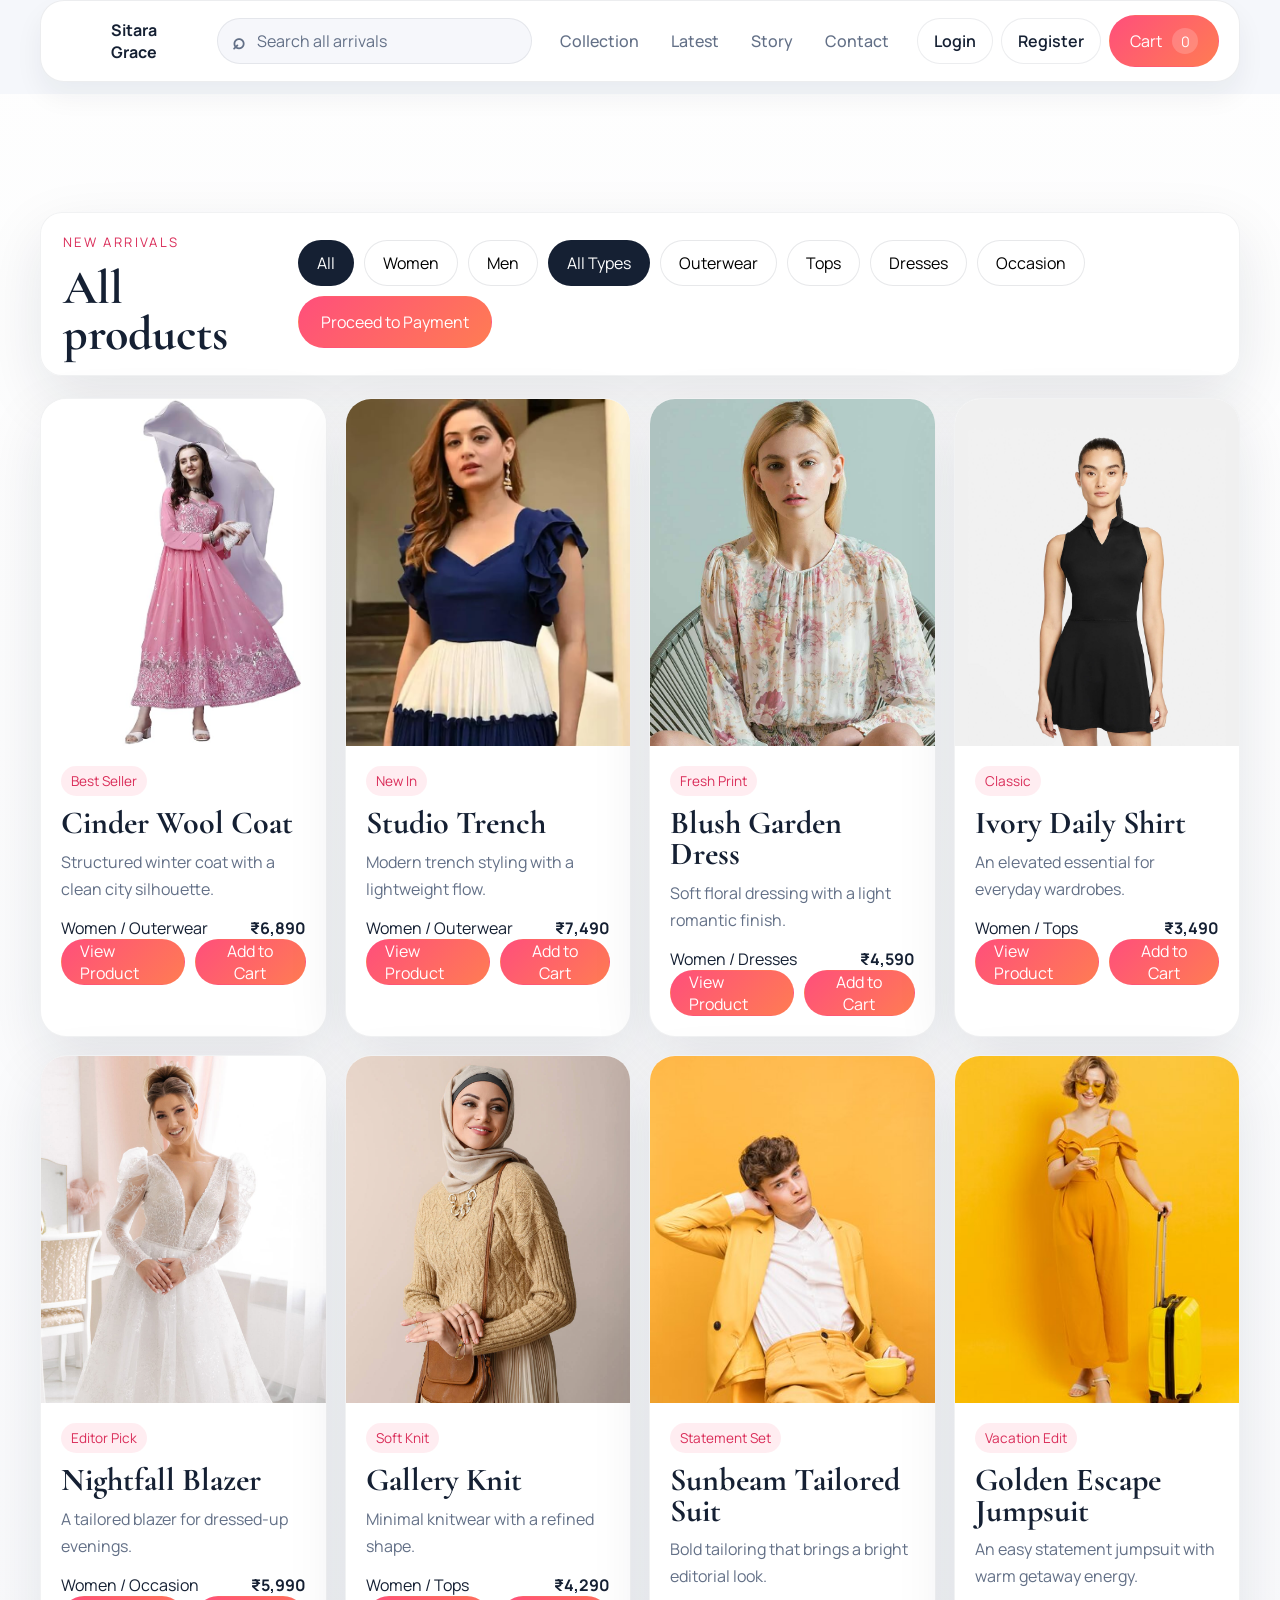
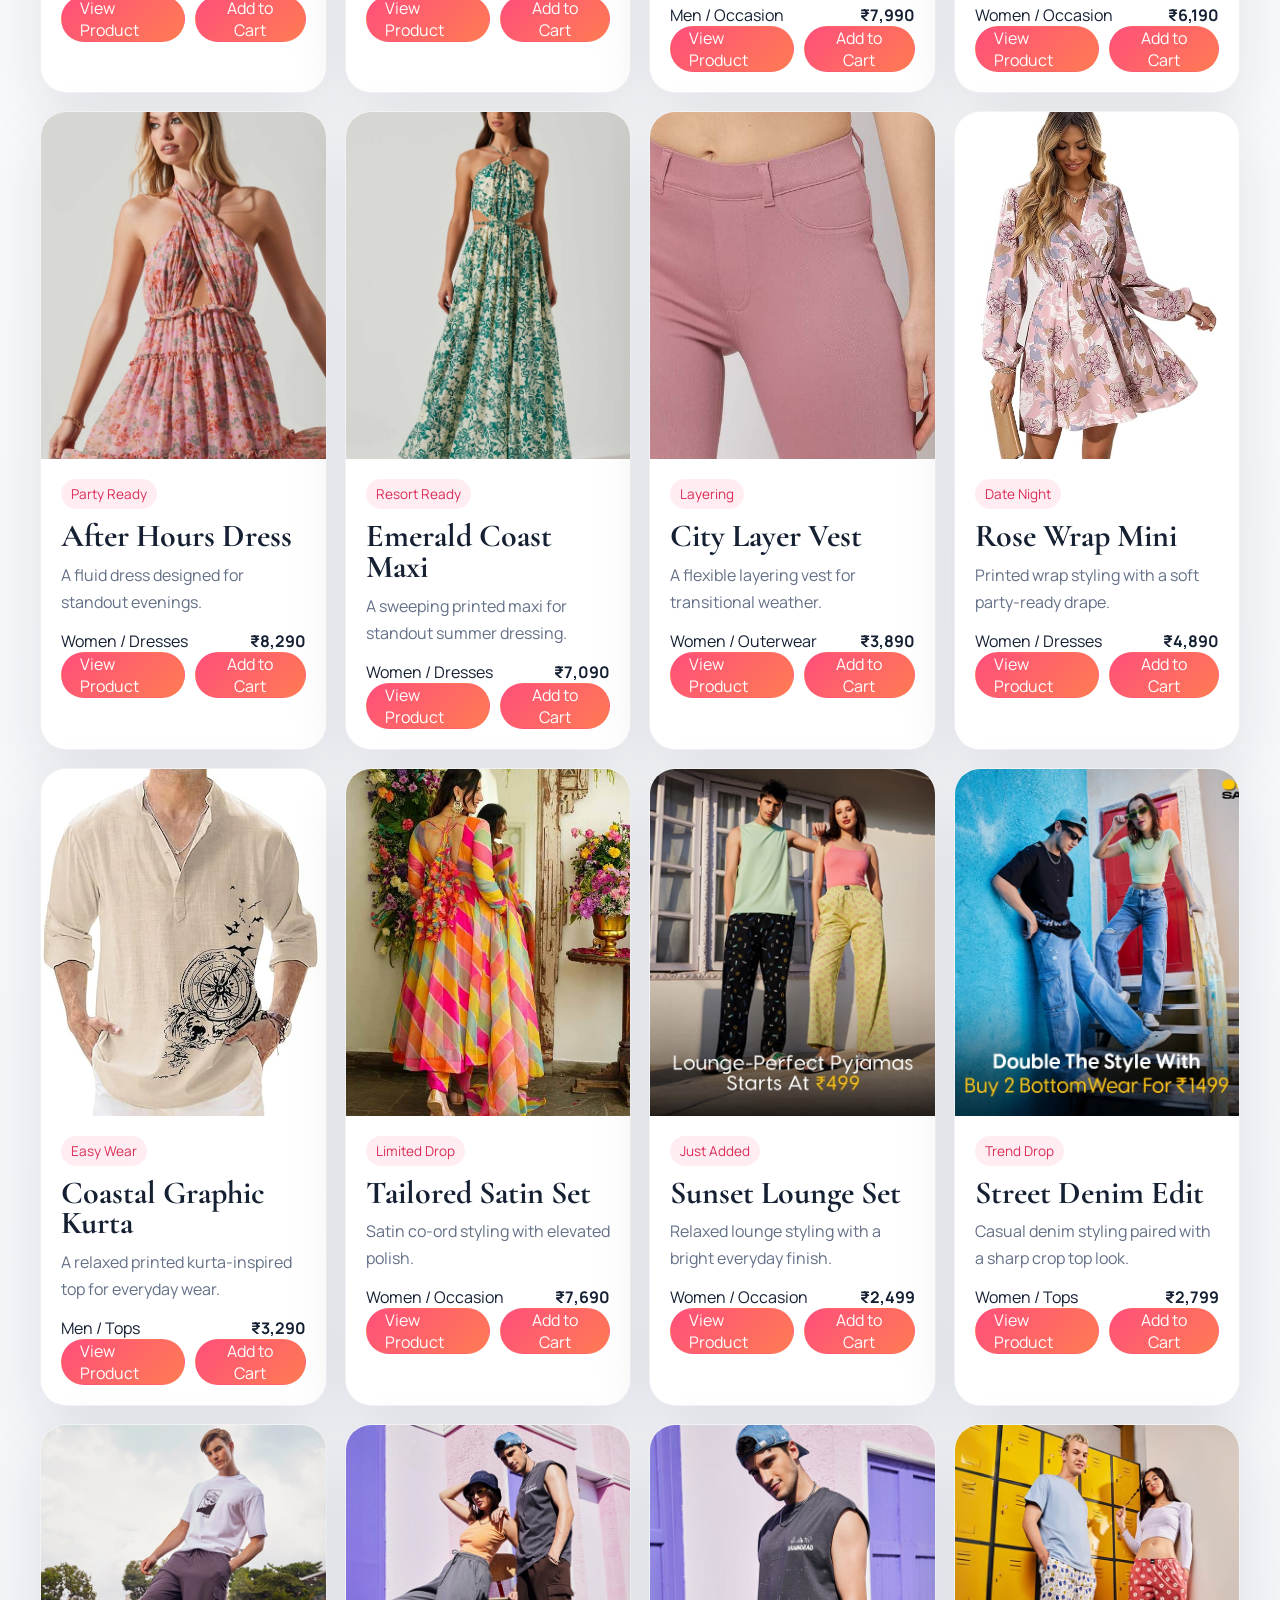
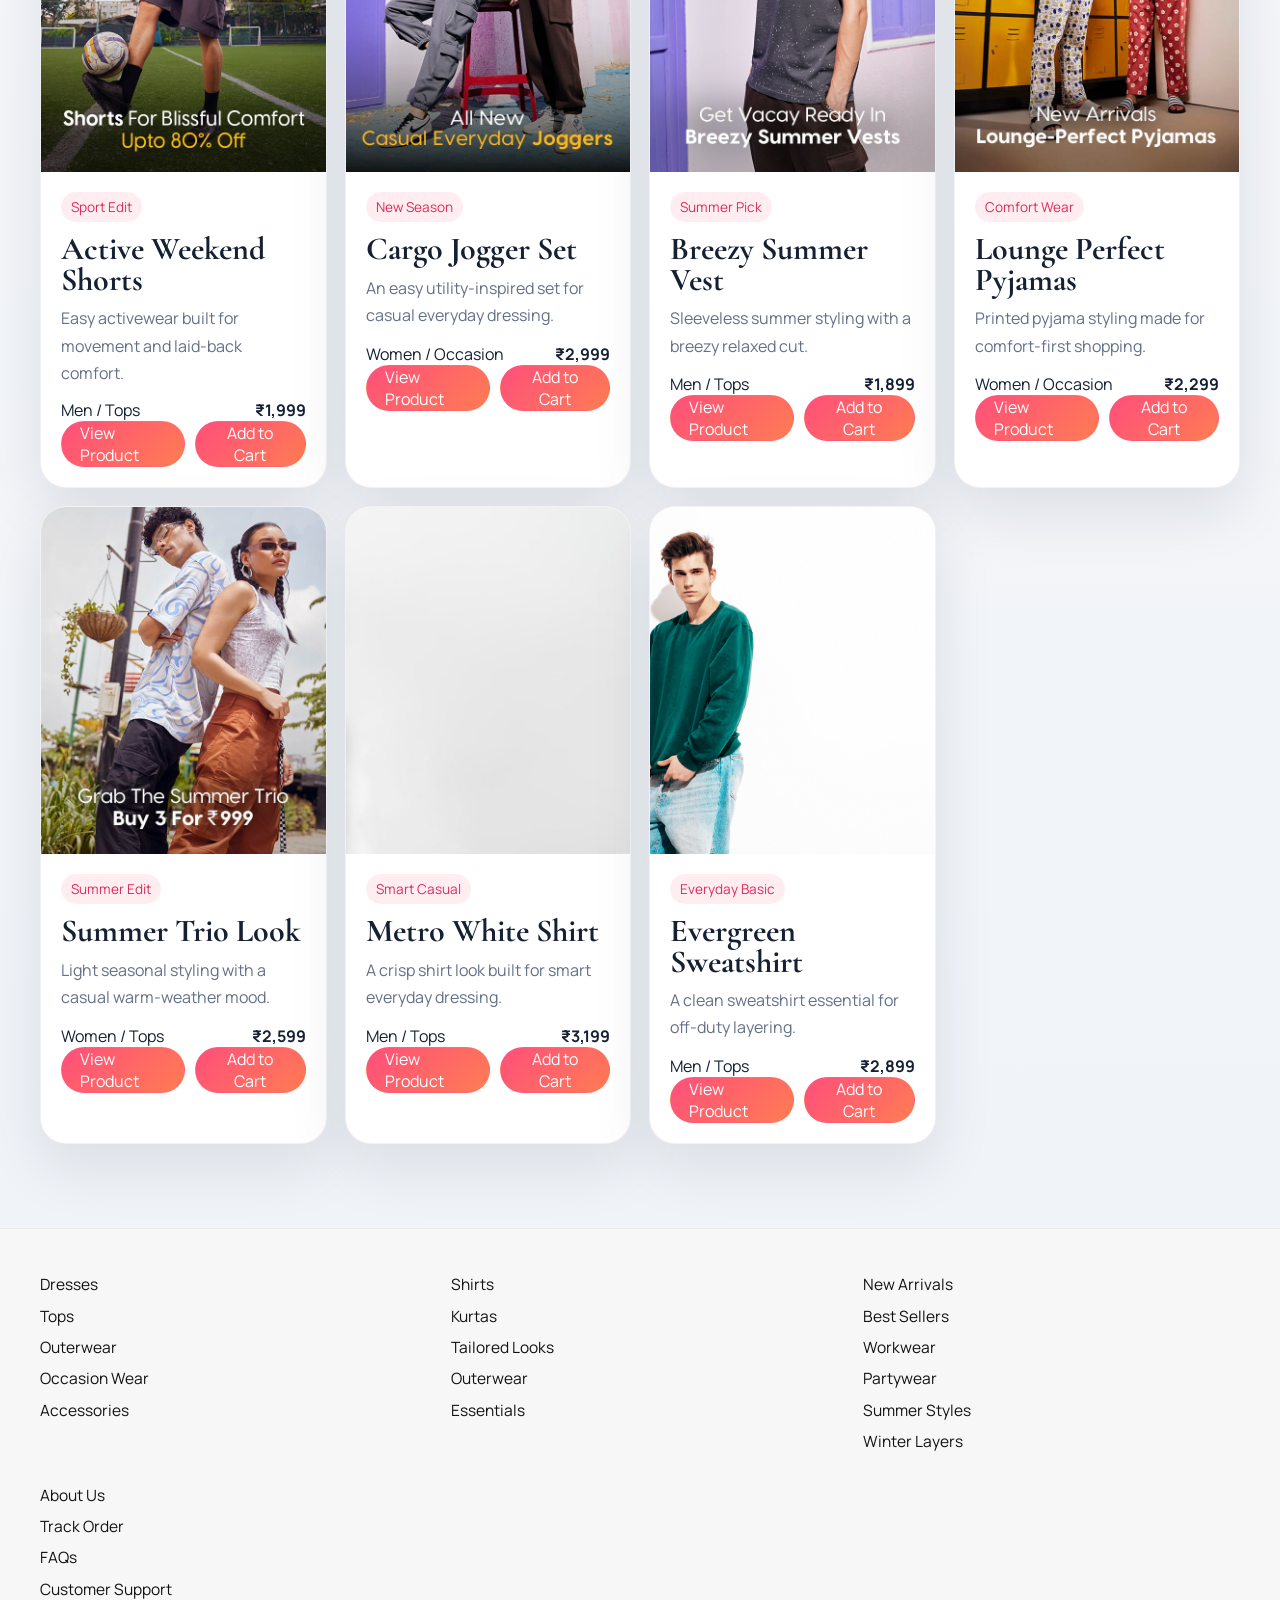
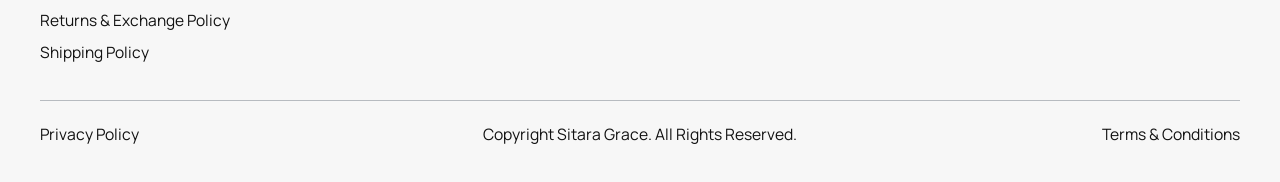
<file: frontend/arrivals.html>
<!DOCTYPE html>
<html lang="en">
<head>
  <meta charset="UTF-8">
  <meta name="viewport" content="width=device-width, initial-scale=1.0">
  <title>Shop | Sitara Grace</title>
  <link rel="preconnect" href="https://fonts.googleapis.com">
  <link rel="preconnect" href="https://fonts.gstatic.com" crossorigin>
  <link href="https://fonts.googleapis.com/css2?family=Cormorant+Garamond:wght@500;600;700&family=Manrope:wght@400;500;600;700&display=swap" rel="stylesheet">
  <link rel="stylesheet" href="style.css">
</head>
<body class="retail-mode" data-page="arrivals">
  <header class="site-header">
    <div class="container nav-wrap">
      <a class="brand" href="index.html">
        <img src="images/logo.png" alt="Project3 logo">
        <span>Sitara Grace</span>
      </a>
      <div class="search-shell">
        <span class="search-icon">⌕</span>
        <input data-site-search type="text" placeholder="Search all arrivals">
      </div>
      <nav class="nav">
        <a href="collections.html">Collection</a>
        <a href="latest.html">Latest</a>
        <a href="story.html">Story</a>
        <a href="contact.html">Contact</a>
      </nav>
      <div class="header-actions">
        <a class="auth-link" href="login.html">Login</a>
        <a class="auth-link" href="register.html">Register</a>
        <a class="nav-cta" href="cart.html">Cart <span class="cart-badge" data-cart-count>0</span></a>
      </div>
    </div>
  </header>

  <main class="catalog-shell">
    <section class="section-space">
      <div class="container catalog-topbar">
        <div>
          <p class="eyebrow">New arrivals</p>
          <h2>All products</h2>
        </div>
        <div class="filter-row" id="filters" data-gender-switcher>
          <button class="filter is-active" type="button" data-gender-filter="all">All</button>
          <button class="filter" type="button" data-gender-filter="women">Women</button>
          <button class="filter" type="button" data-gender-filter="men">Men</button>
          <button class="filter is-active" type="button" data-filter="all">All Types</button>
          <button class="filter" type="button" data-filter="outerwear">Outerwear</button>
          <button class="filter" type="button" data-filter="tops">Tops</button>
          <button class="filter" type="button" data-filter="dresses">Dresses</button>
          <button class="filter" type="button" data-filter="occasion">Occasion</button>
          <button class="button button-primary" type="button" data-proceed-cart>Proceed to Payment</button>
        </div>
      </div>
      <div class="container product-grid" id="product-grid"></div>
    </section>
  </main>

  <div id="site-footer"></div>
  <div class="cart-toast" id="cart-toast" aria-live="polite"></div>
  <script src="app.js"></script>
</body>
</html>
</file>
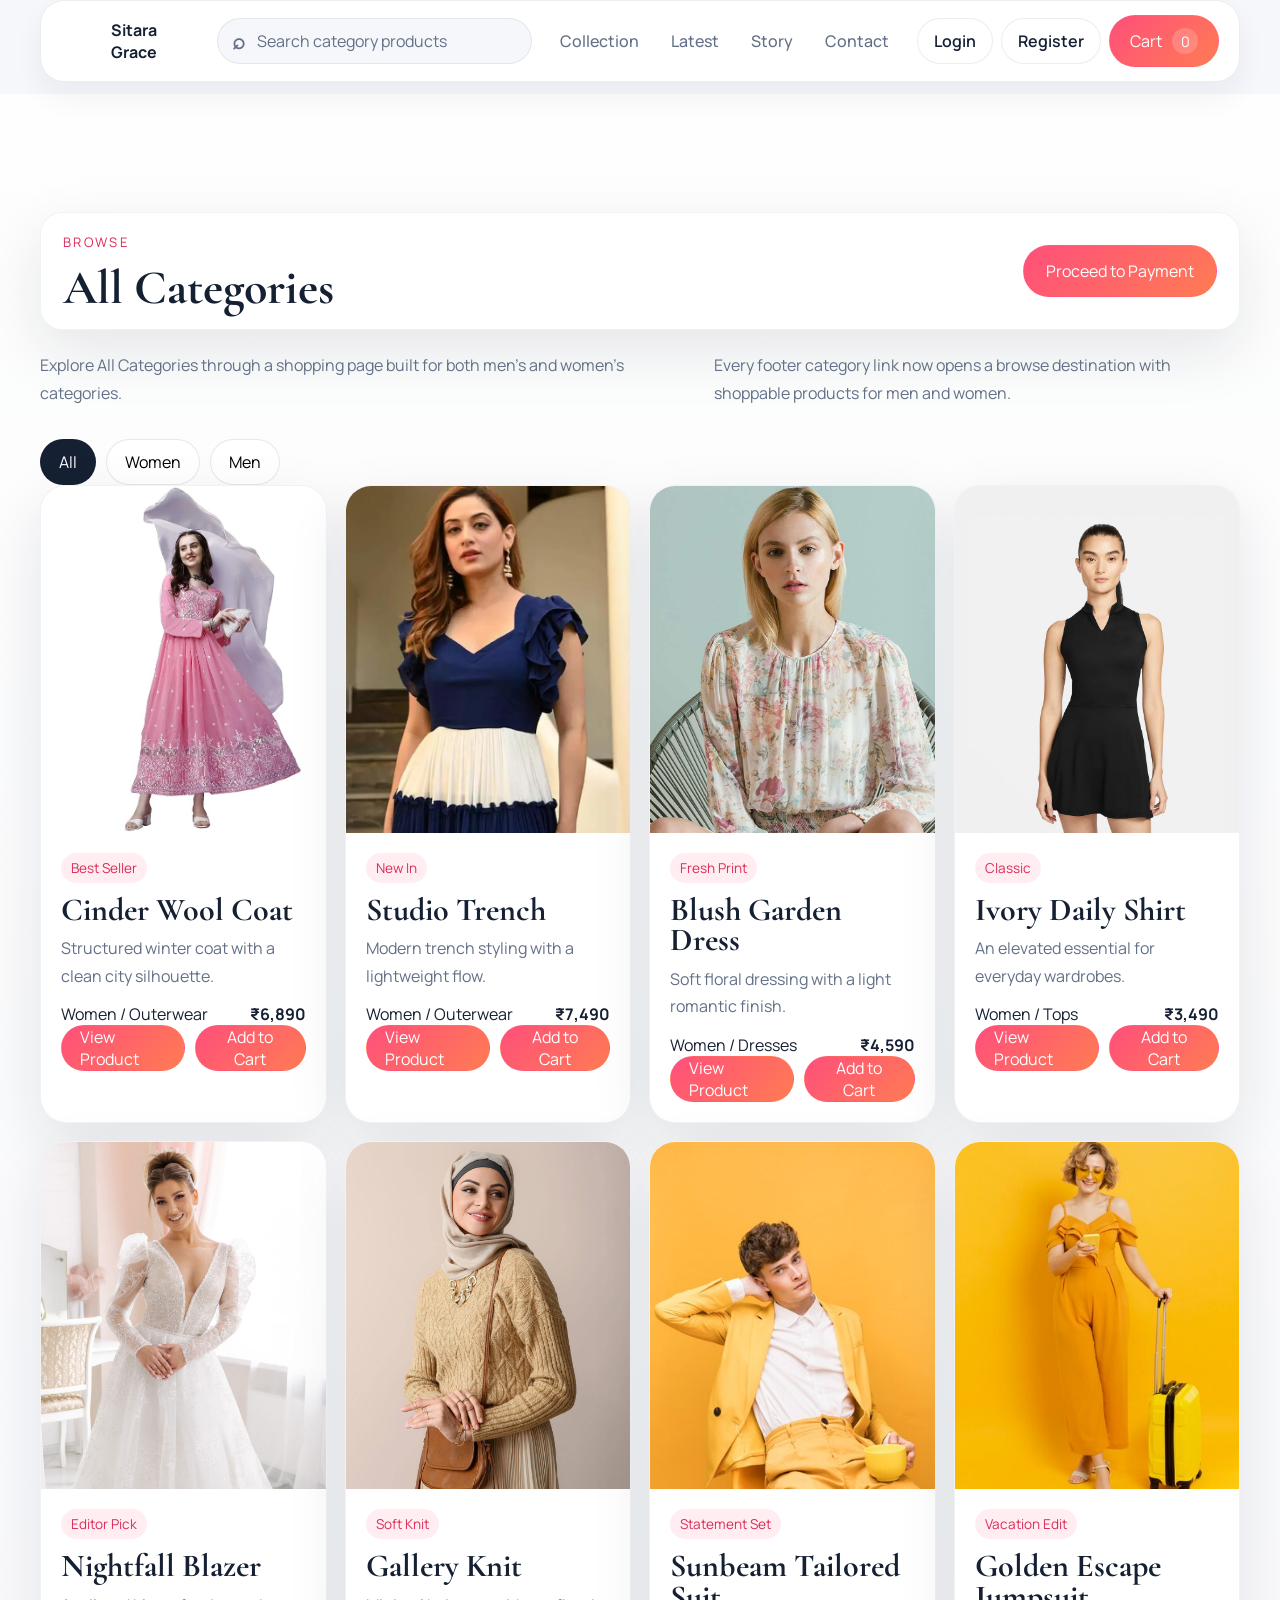
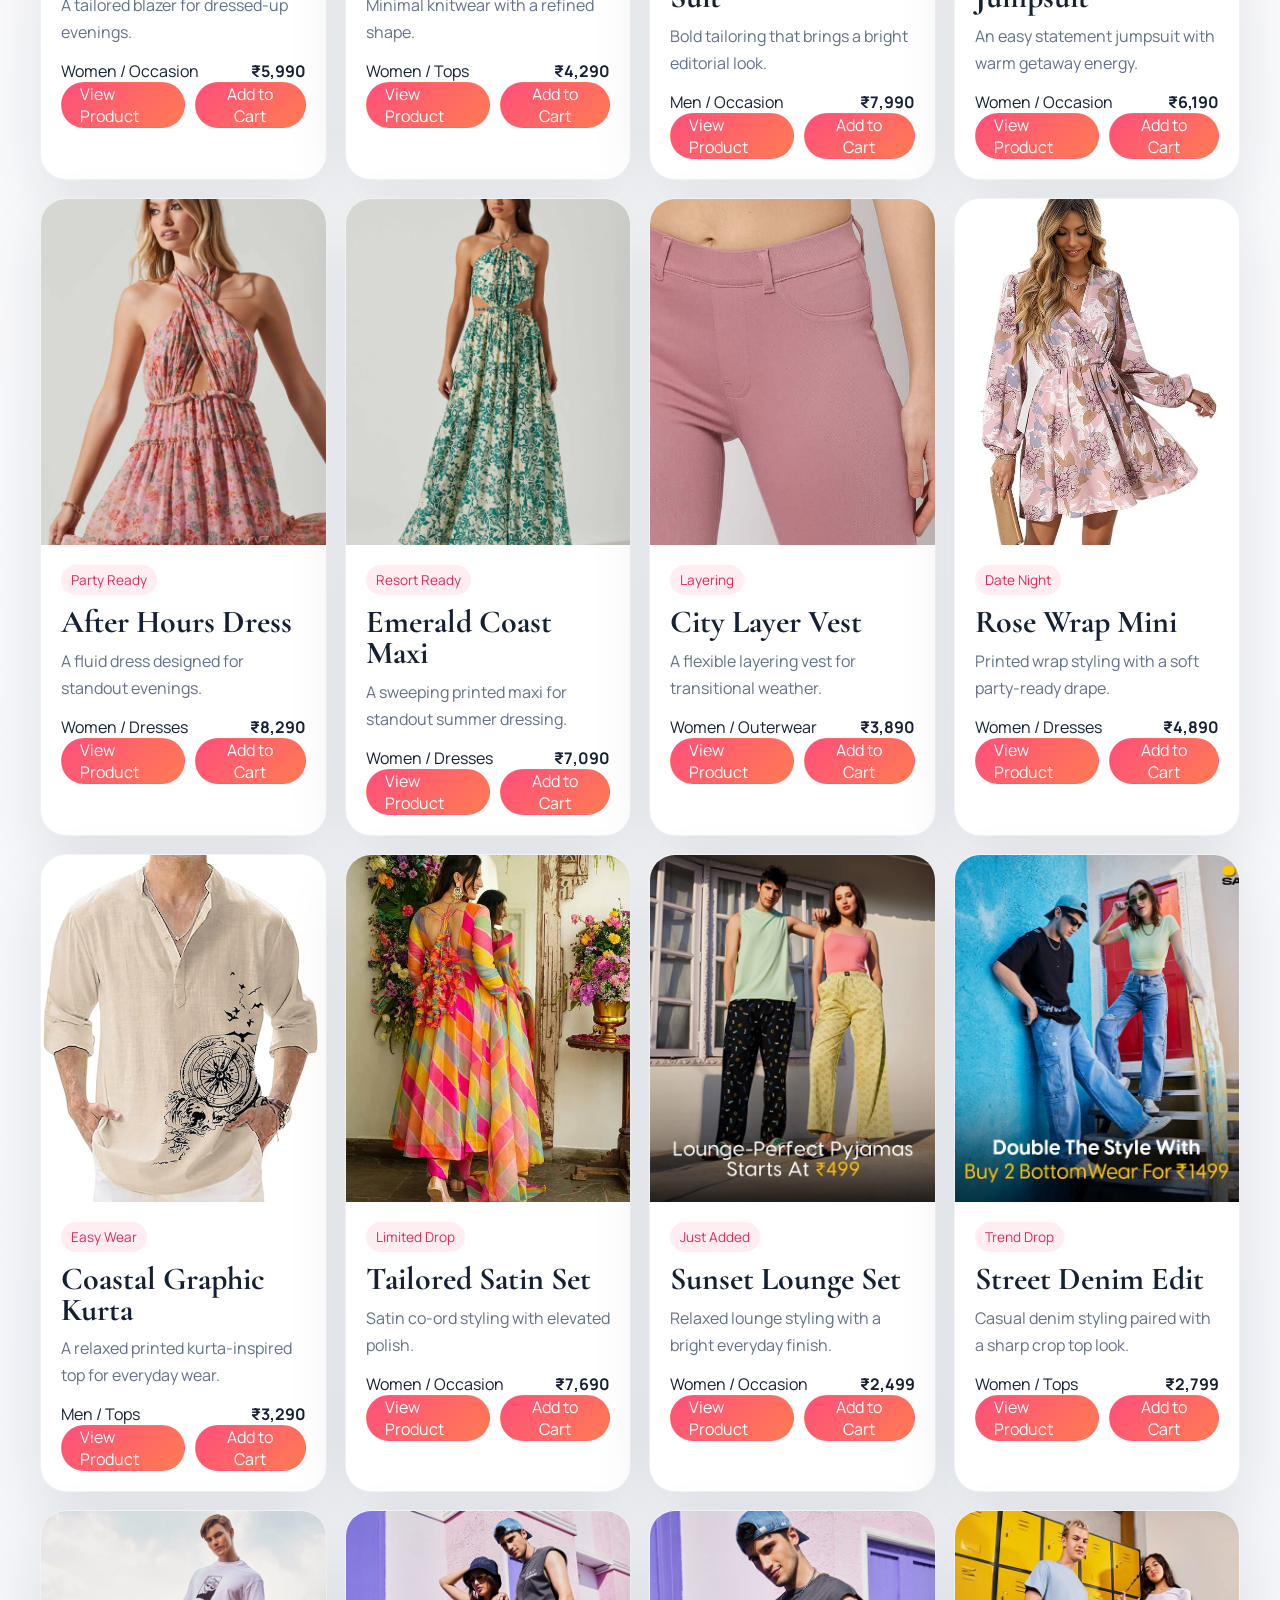
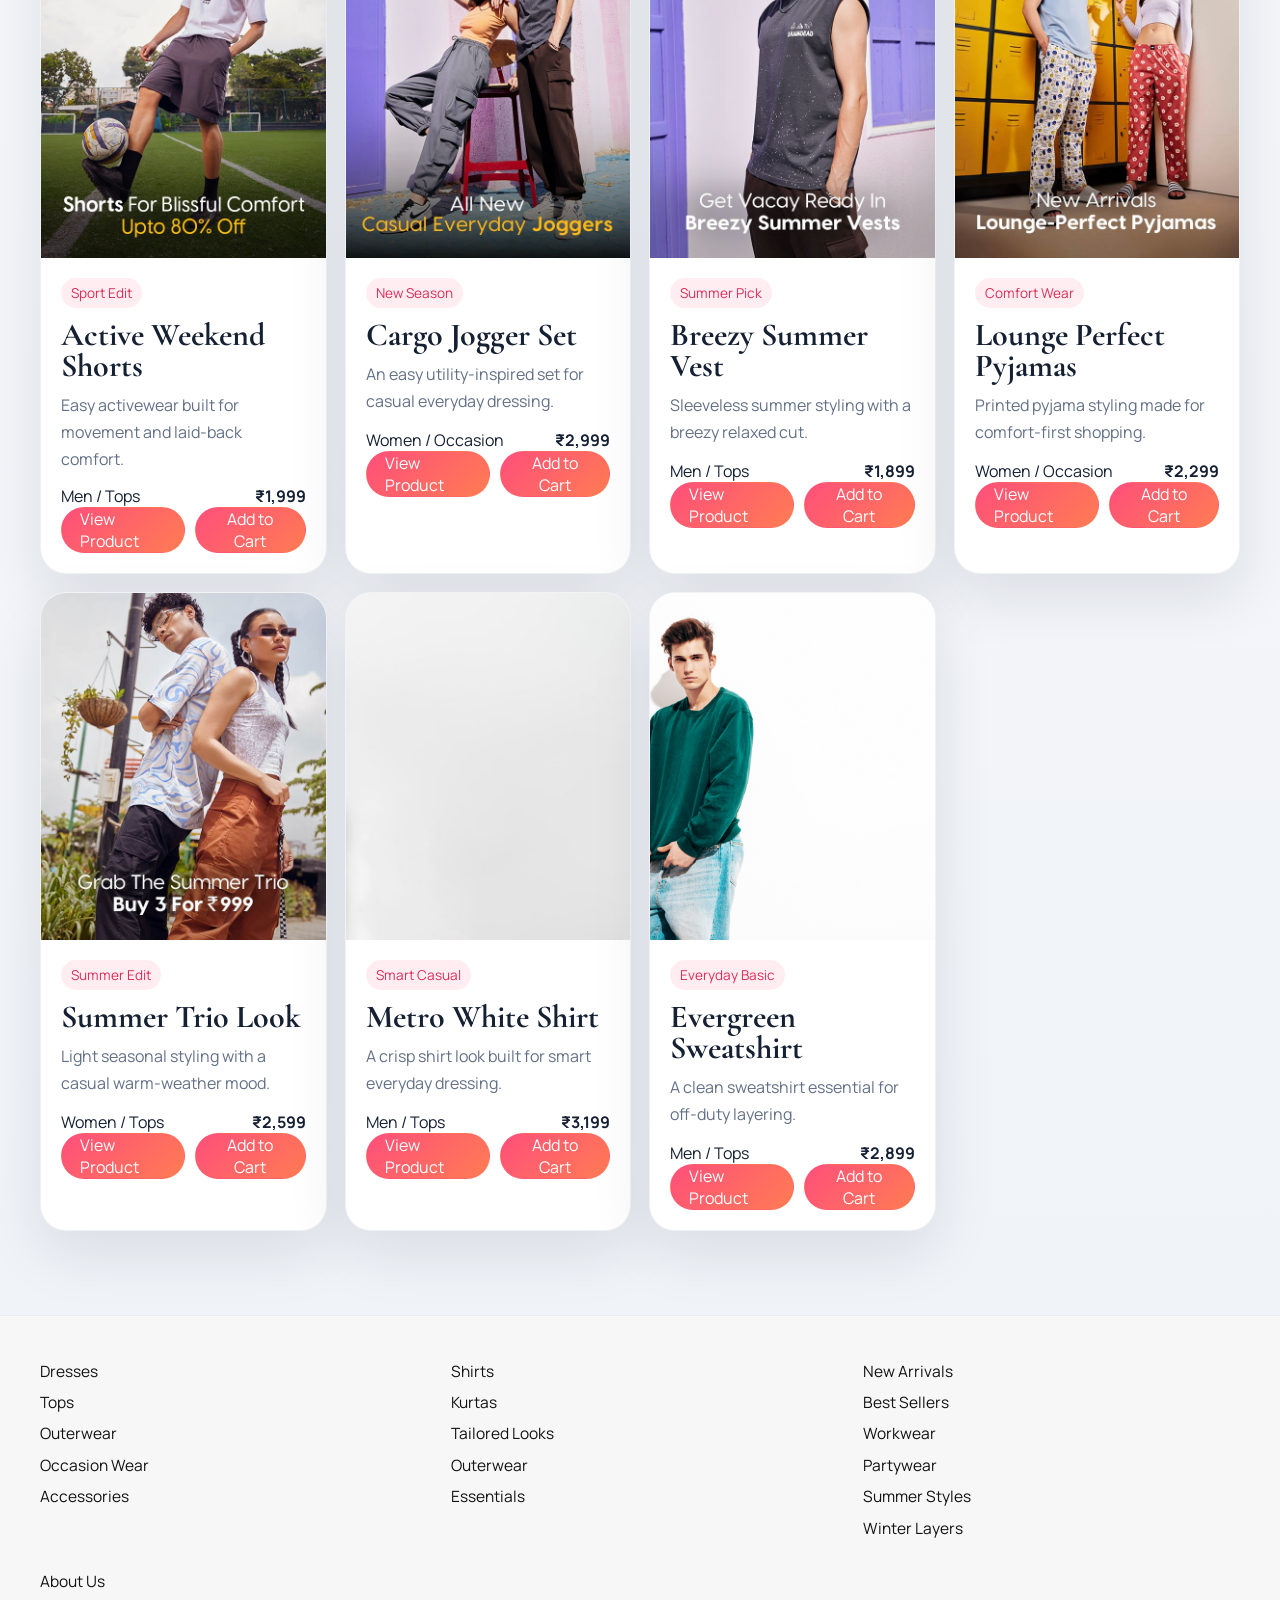
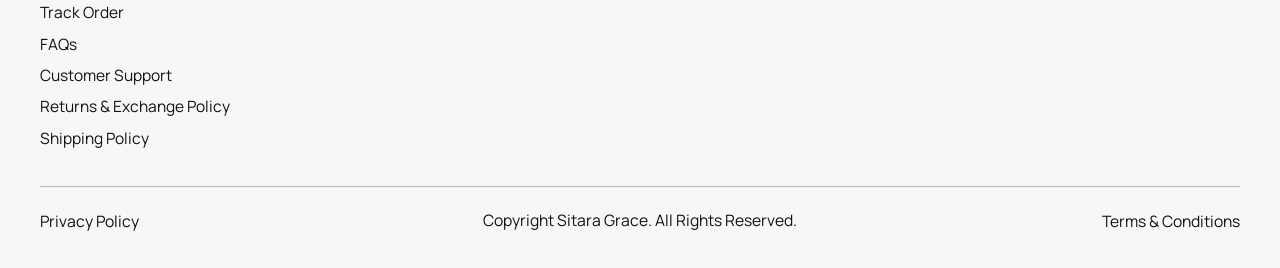
<file: frontend/browse.html>
<!DOCTYPE html>
<html lang="en">
<head>
  <meta charset="UTF-8">
  <meta name="viewport" content="width=device-width, initial-scale=1.0">
  <title>Browse | Sitara Grace</title>
  <link rel="preconnect" href="https://fonts.googleapis.com">
  <link rel="preconnect" href="https://fonts.gstatic.com" crossorigin>
  <link href="https://fonts.googleapis.com/css2?family=Cormorant+Garamond:wght@500;600;700&family=Manrope:wght@400;500;600;700&display=swap" rel="stylesheet">
  <link rel="stylesheet" href="style.css">
</head>
<body class="retail-mode" data-page="browse">
  <header class="site-header">
    <div class="container nav-wrap">
      <a class="brand" href="index.html">
        <img src="images/logo.png" alt="Project3 logo">
        <span>Sitara Grace</span>
      </a>
      <div class="search-shell">
        <span class="search-icon">⌕</span>
        <input data-site-search type="text" placeholder="Search category products">
      </div>
      <nav class="nav">
        <a href="collections.html">Collection</a>
        <a href="latest.html">Latest</a>
        <a href="story.html">Story</a>
        <a href="contact.html">Contact</a>
      </nav>
      <div class="header-actions">
        <a class="auth-link" href="login.html">Login</a>
        <a class="auth-link" href="register.html">Register</a>
        <a class="nav-cta" href="cart.html">Cart <span class="cart-badge" data-cart-count>0</span></a>
      </div>
    </div>
  </header>

  <main class="catalog-shell">
    <section class="section-space">
      <div class="container catalog-topbar">
        <div>
          <p class="eyebrow">Browse</p>
          <h2 id="browse-header">Browse Collection</h2>
        </div>
        <button class="button button-primary" type="button" data-proceed-cart>Proceed to Payment</button>
      </div>
      <div class="container split-heading">
        <p id="browse-description">Explore this collection through a dedicated shopping page.</p>
        <p>Every footer category link now opens a browse destination with shoppable products for men and women.</p>
      </div>
      <div class="container filter-row" data-gender-switcher>
        <button class="filter is-active" type="button" data-gender-filter="all">All</button>
        <button class="filter" type="button" data-gender-filter="women">Women</button>
        <button class="filter" type="button" data-gender-filter="men">Men</button>
      </div>
      <div class="container product-grid" id="product-grid"></div>
    </section>
  </main>

  <div id="site-footer"></div>
  <div class="cart-toast" id="cart-toast" aria-live="polite"></div>
  <script src="app.js"></script>
</body>
</html>
</file>
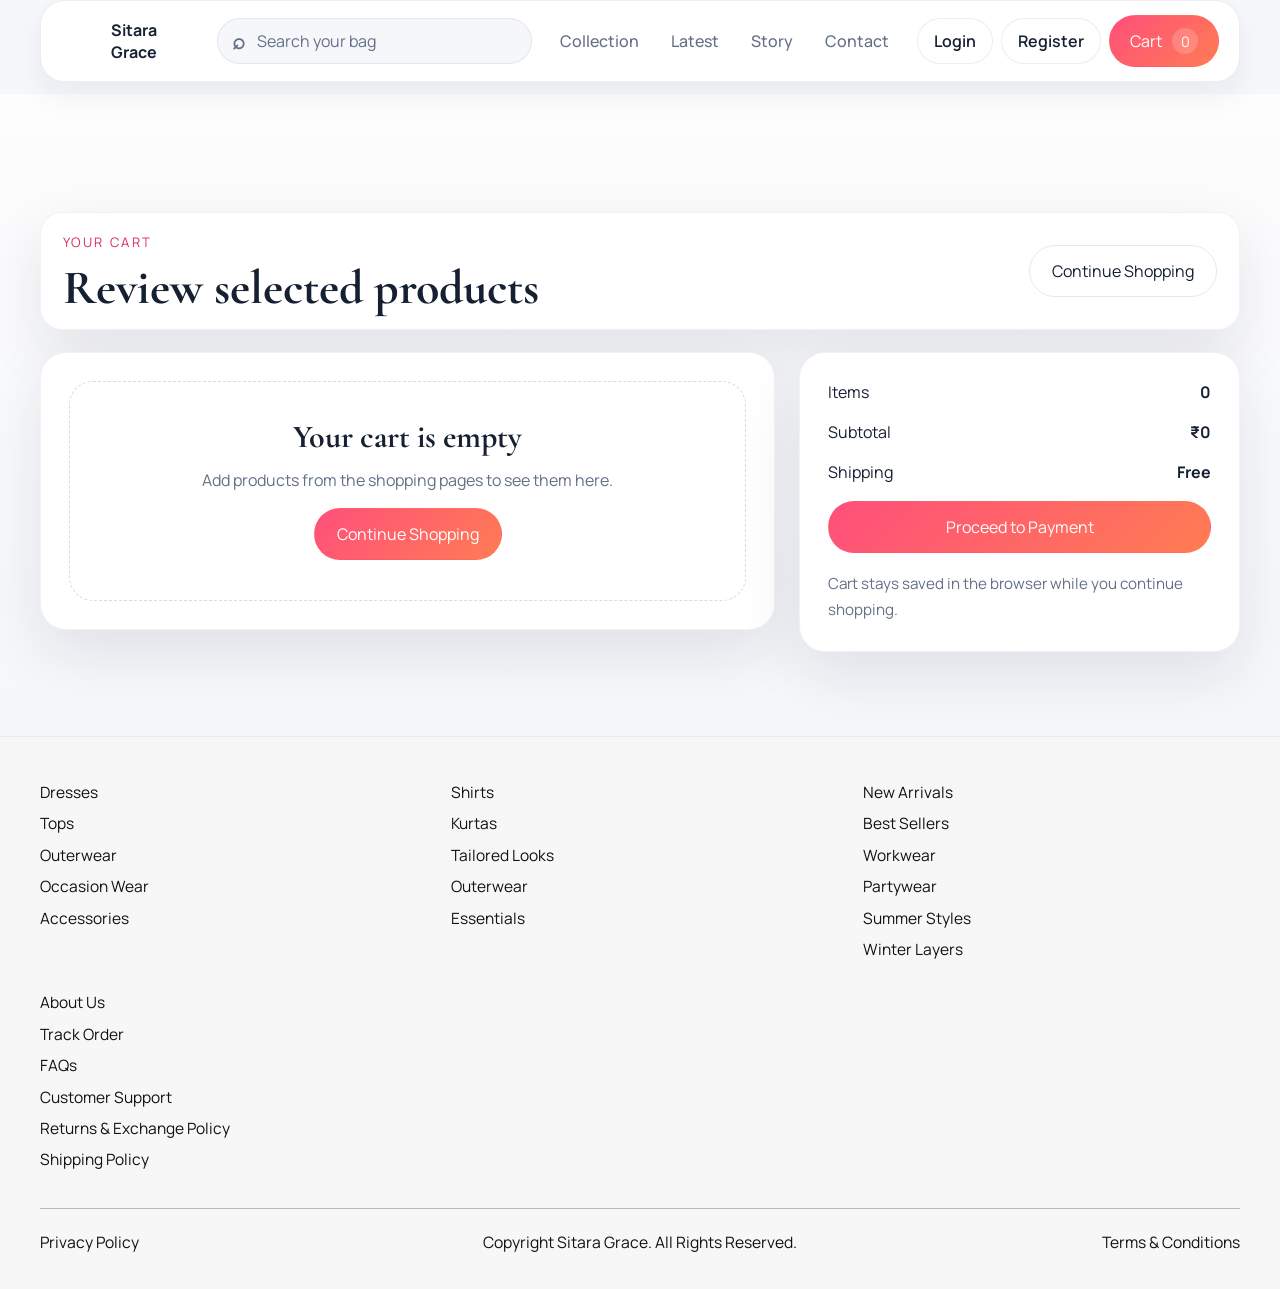
<file: frontend/cart.html>
<!DOCTYPE html>
<html lang="en">
<head>
  <meta charset="UTF-8">
  <meta name="viewport" content="width=device-width, initial-scale=1.0">
  <title>Cart | Sitara Grace</title>
  <link rel="preconnect" href="https://fonts.googleapis.com">
  <link rel="preconnect" href="https://fonts.gstatic.com" crossorigin>
  <link href="https://fonts.googleapis.com/css2?family=Cormorant+Garamond:wght@500;600;700&family=Manrope:wght@400;500;600;700&display=swap" rel="stylesheet">
  <link rel="stylesheet" href="style.css">
</head>
<body class="retail-mode">
  <header class="site-header">
    <div class="container nav-wrap">
      <a class="brand" href="index.html">
        <img src="images/logo.png" alt="Project3 logo">
        <span>Sitara Grace</span>
      </a>
      <div class="search-shell">
        <span class="search-icon">⌕</span>
        <input type="text" placeholder="Search your bag">
      </div>
      <nav class="nav">
        <a href="collections.html">Collection</a>
        <a href="latest.html">Latest</a>
        <a href="story.html">Story</a>
        <a href="contact.html">Contact</a>
      </nav>
      <div class="header-actions">
        <a class="auth-link" href="login.html">Login</a>
        <a class="auth-link" href="register.html">Register</a>
        <a class="nav-cta" href="cart.html">Cart <span class="cart-badge" data-cart-count>0</span></a>
      </div>
    </div>
  </header>

  <main class="catalog-shell">
    <section class="section-space">
      <div class="container catalog-topbar">
        <div>
          <p class="eyebrow">Your cart</p>
          <h2>Review selected products</h2>
        </div>
        <a class="button button-secondary" href="arrivals.html">Continue Shopping</a>
      </div>
      <div class="container cart-shell">
        <div class="cart-items" id="cart-items"></div>
        <aside class="cart-summary">
          <div class="summary-row">
            <span>Items</span>
            <strong id="summary-count">0</strong>
          </div>
          <div class="summary-row">
            <span>Subtotal</span>
            <strong id="summary-subtotal">₹0</strong>
          </div>
          <div class="summary-row">
            <span>Shipping</span>
            <strong>Free</strong>
          </div>
          <a class="button button-primary" href="payment.html">Proceed to Payment</a>
          <p class="summary-note">Cart stays saved in the browser while you continue shopping.</p>
        </aside>
      </div>
    </section>
  </main>

  <div id="site-footer"></div>
  <div class="cart-toast" id="cart-toast" aria-live="polite"></div>
  <script src="app.js"></script>
</body>
</html>
</file>
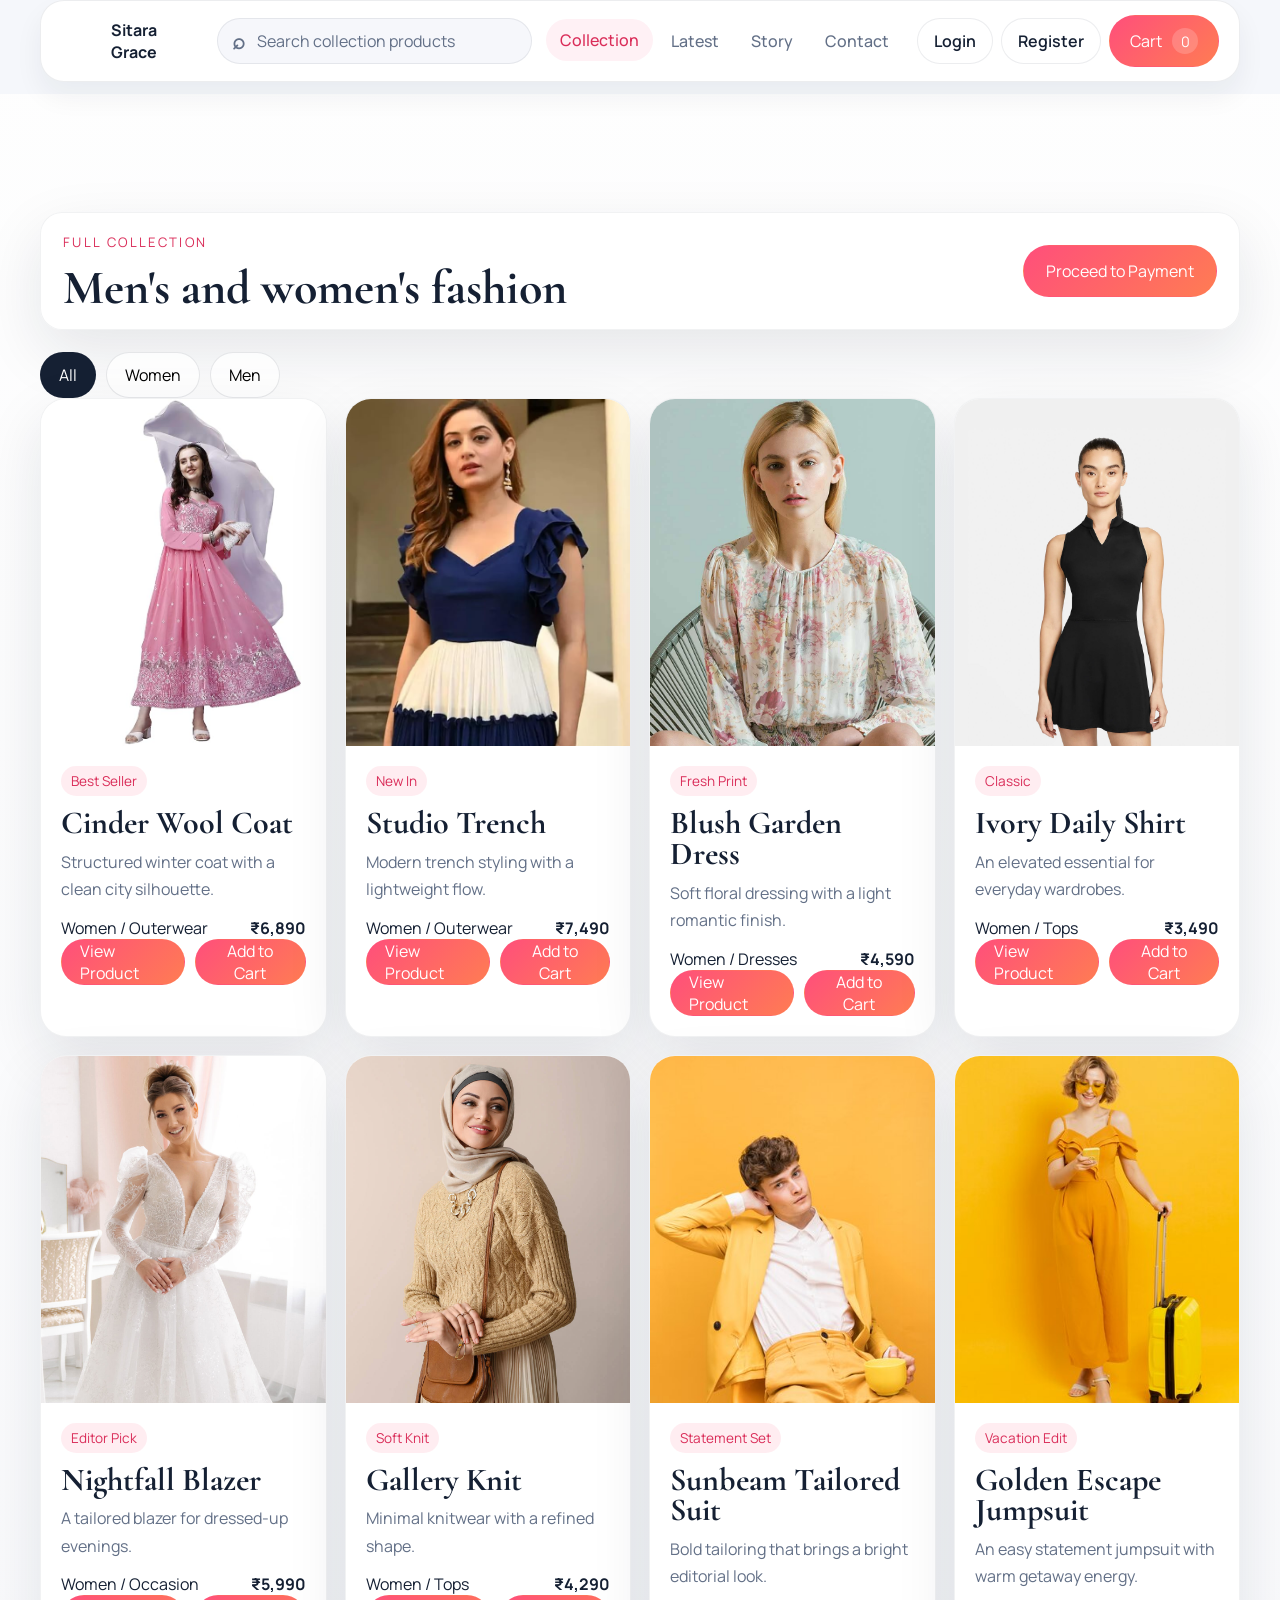
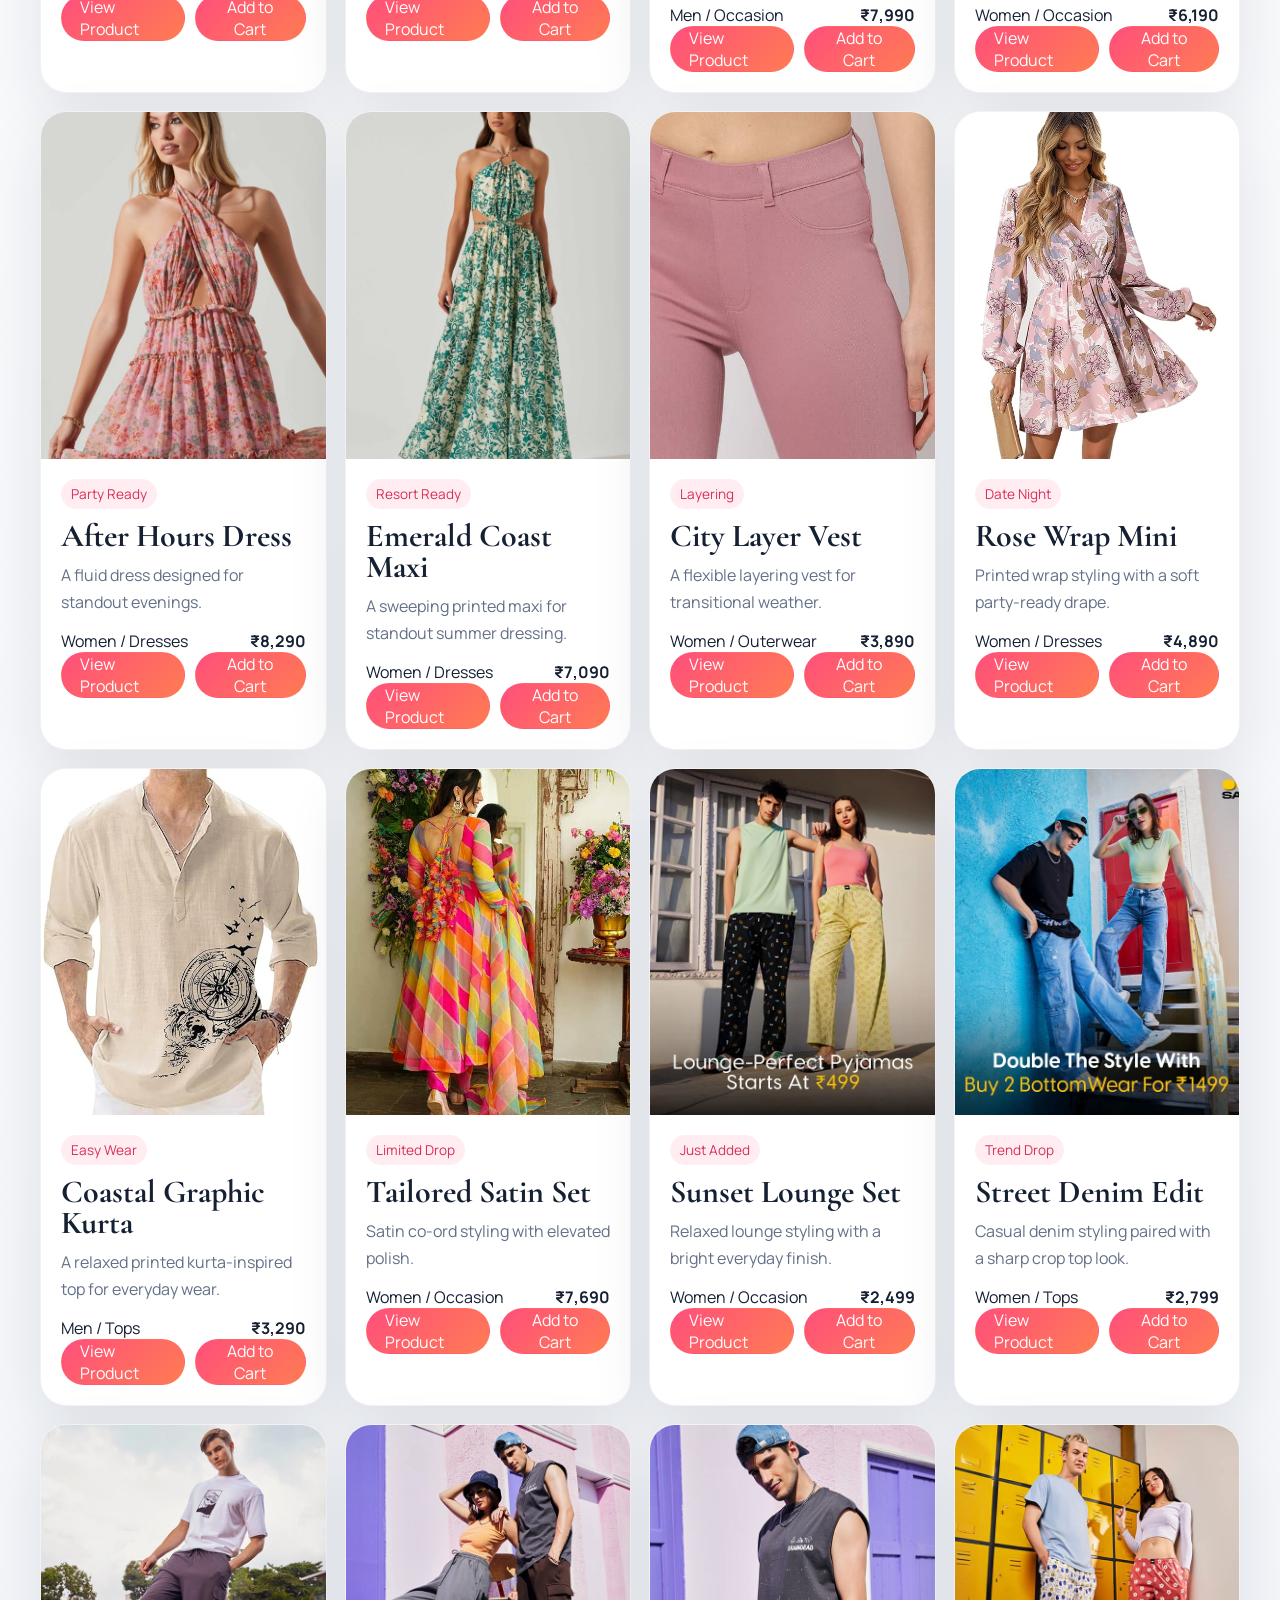
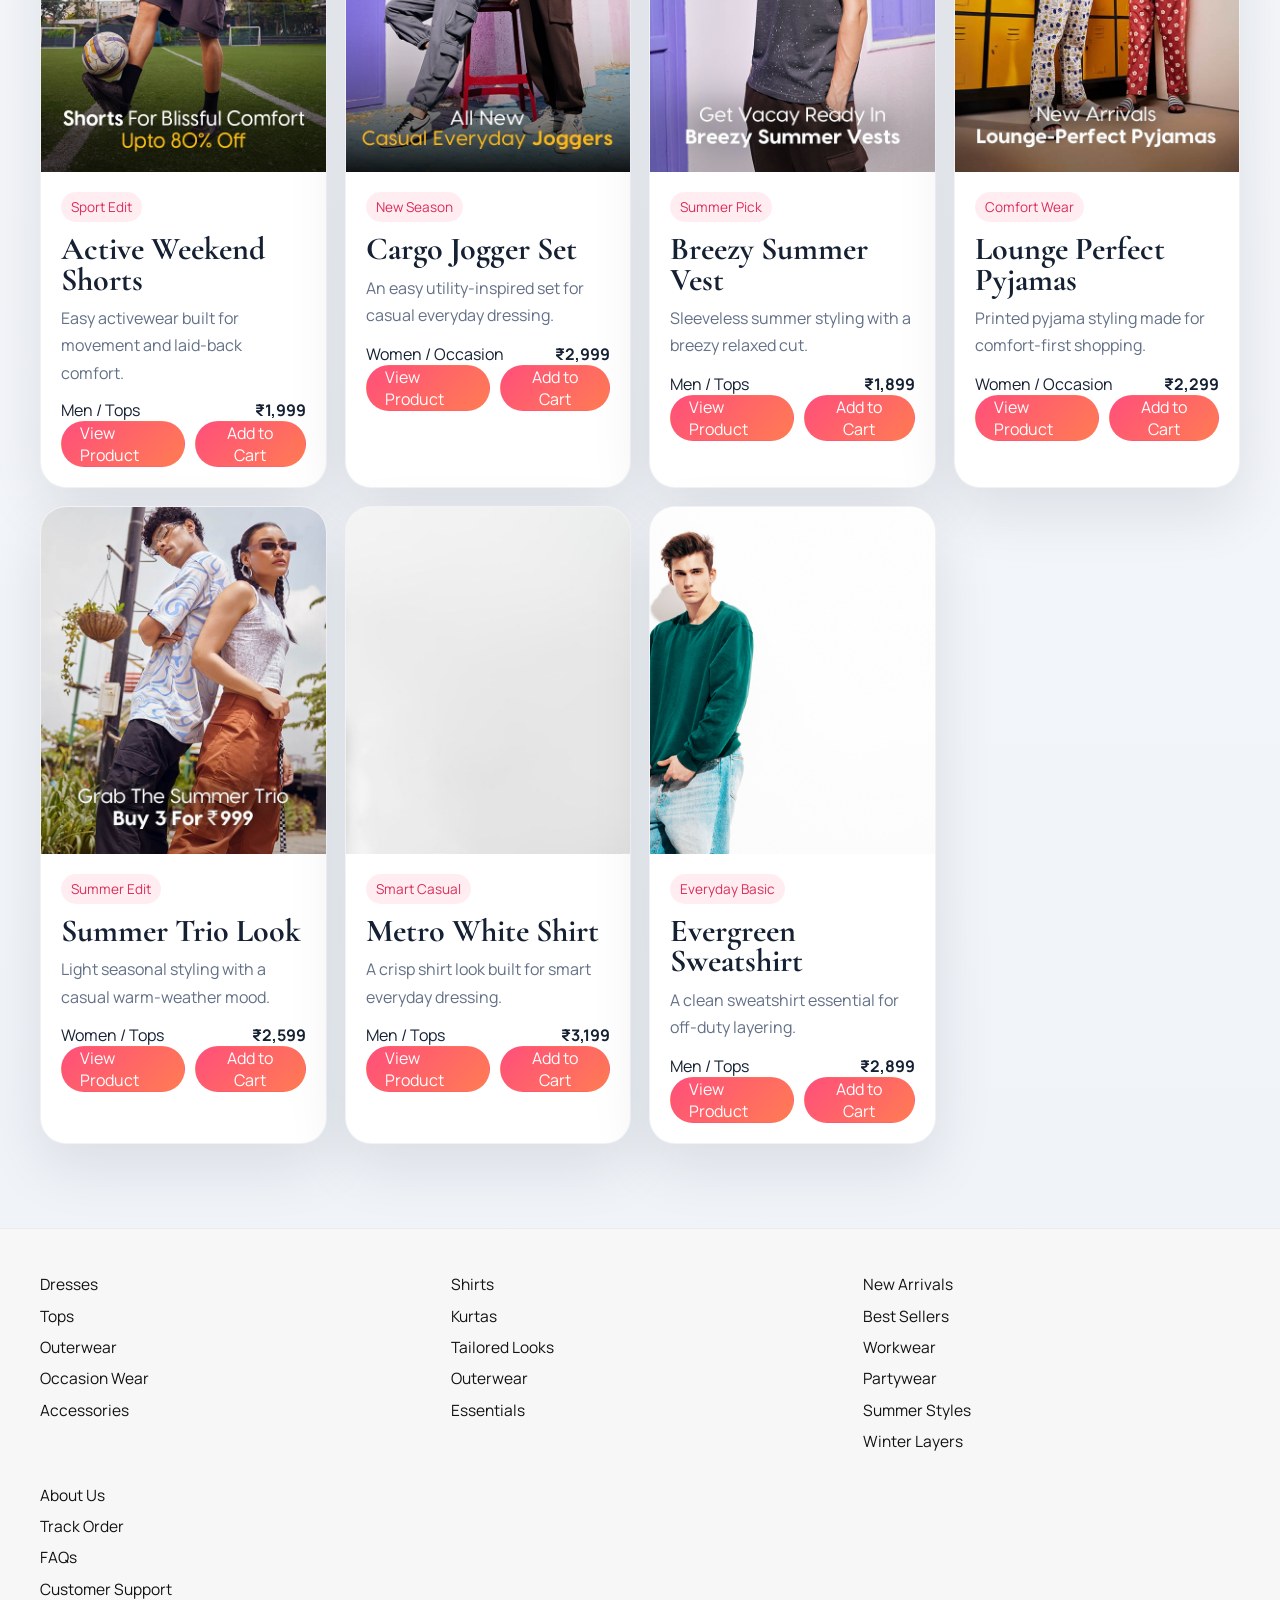
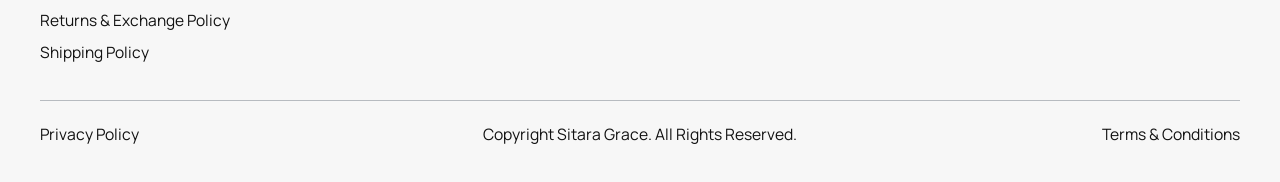
<file: frontend/collections.html>
<!DOCTYPE html>
<html lang="en">
<head>
  <meta charset="UTF-8">
  <meta name="viewport" content="width=device-width, initial-scale=1.0">
  <title>Collection | Sitara Grace</title>
  <link rel="preconnect" href="https://fonts.googleapis.com">
  <link rel="preconnect" href="https://fonts.gstatic.com" crossorigin>
  <link href="https://fonts.googleapis.com/css2?family=Cormorant+Garamond:wght@500;600;700&family=Manrope:wght@400;500;600;700&display=swap" rel="stylesheet">
  <link rel="stylesheet" href="style.css">
</head>
<body class="retail-mode" data-page="collections">
  <header class="site-header">
    <div class="container nav-wrap">
      <a class="brand" href="index.html">
        <img src="images/logo.png" alt="Project3 logo">
        <span>Sitara Grace</span>
      </a>
      <div class="search-shell">
        <span class="search-icon">⌕</span>
        <input data-site-search type="text" placeholder="Search collection products">
      </div>
      <nav class="nav">
        <a class="is-active" href="collections.html">Collection</a>
        <a href="latest.html">Latest</a>
        <a href="story.html">Story</a>
        <a href="contact.html">Contact</a>
      </nav>
      <div class="header-actions">
        <a class="auth-link" href="login.html">Login</a>
        <a class="auth-link" href="register.html">Register</a>
        <a class="nav-cta" href="cart.html">Cart <span class="cart-badge" data-cart-count>0</span></a>
      </div>
    </div>
  </header>

  <main class="catalog-shell">
    <section class="section-space">
      <div class="container catalog-topbar">
        <div>
          <p class="eyebrow">Full collection</p>
          <h2>Men&apos;s and women&apos;s fashion</h2>
        </div>
        <button class="button button-primary" type="button" data-proceed-cart>Proceed to Payment</button>
      </div>
      <div class="container filter-row" data-gender-switcher>
        <button class="filter is-active" type="button" data-gender-filter="all">All</button>
        <button class="filter" type="button" data-gender-filter="women">Women</button>
        <button class="filter" type="button" data-gender-filter="men">Men</button>
      </div>
      <div class="container product-grid" id="product-grid"></div>
    </section>
  </main>

  <div id="site-footer"></div>
  <div class="cart-toast" id="cart-toast" aria-live="polite"></div>
  <script src="app.js"></script>
</body>
</html>
</file>
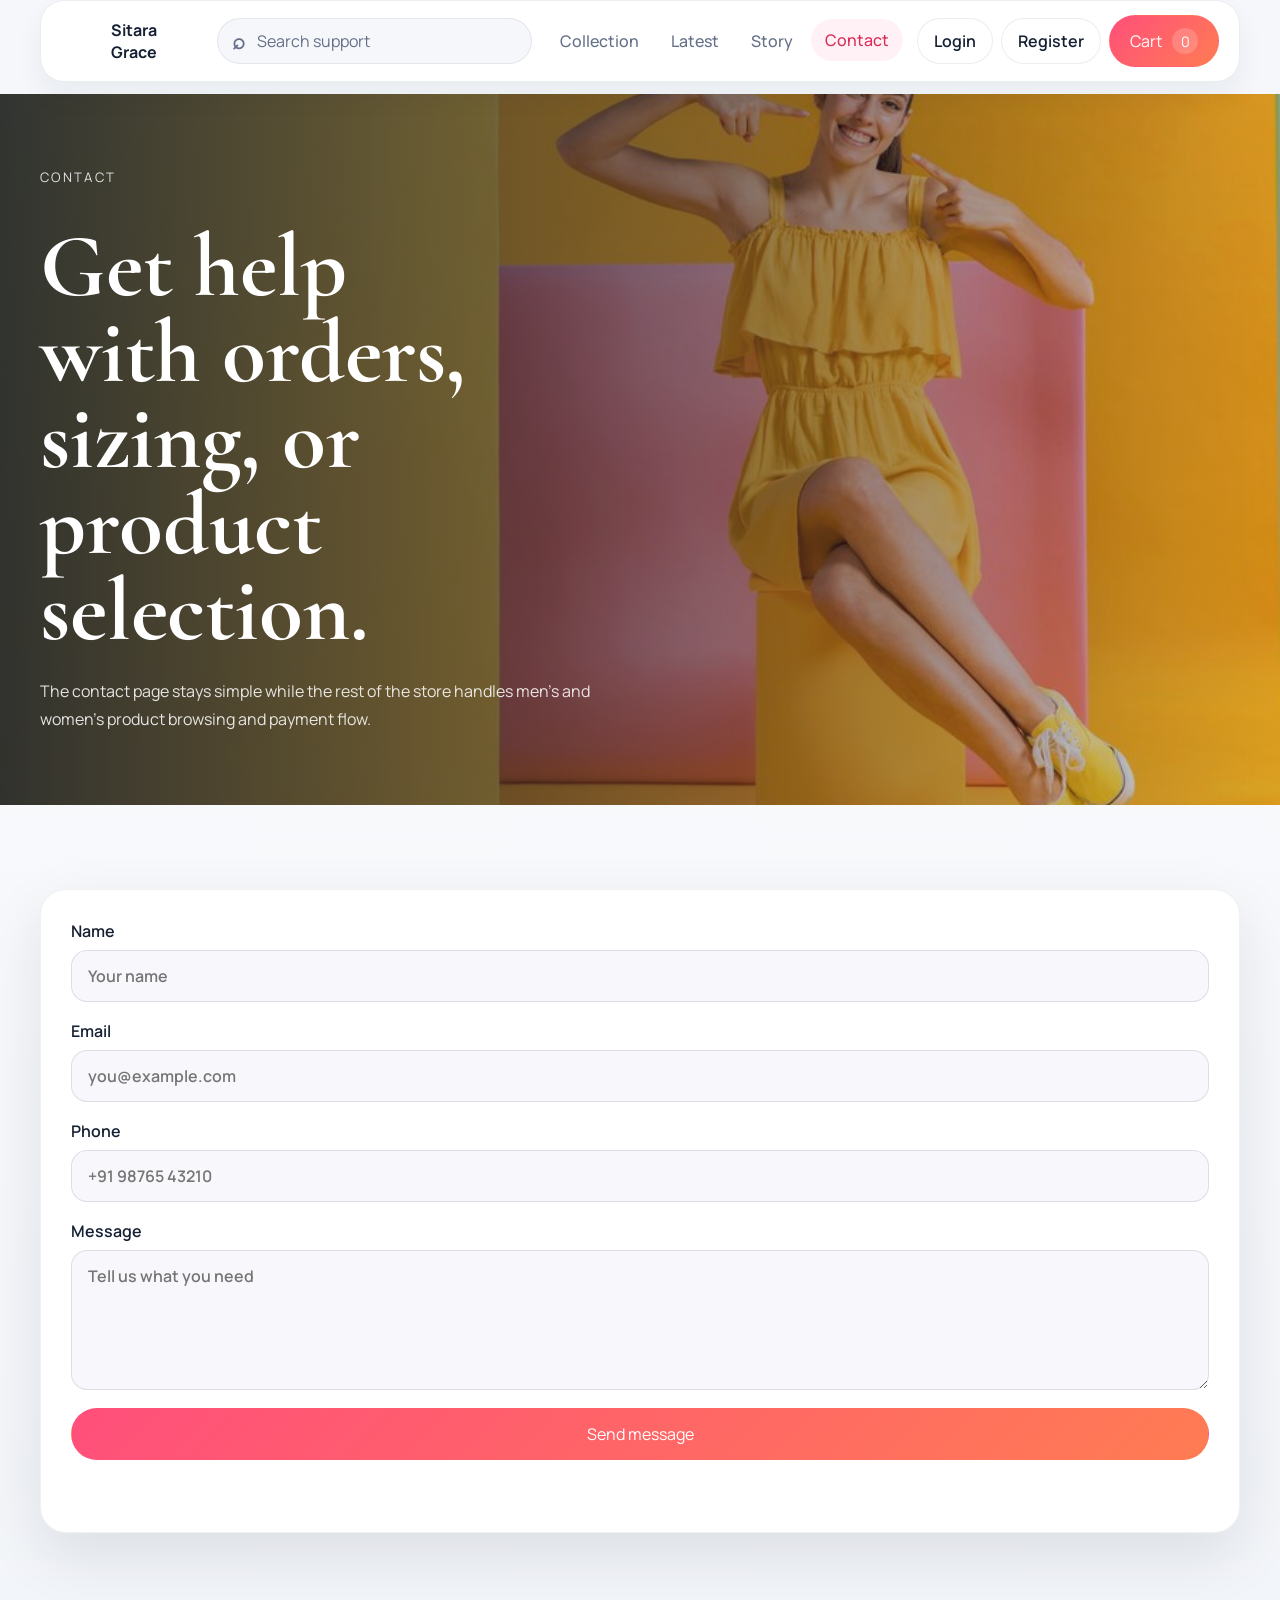
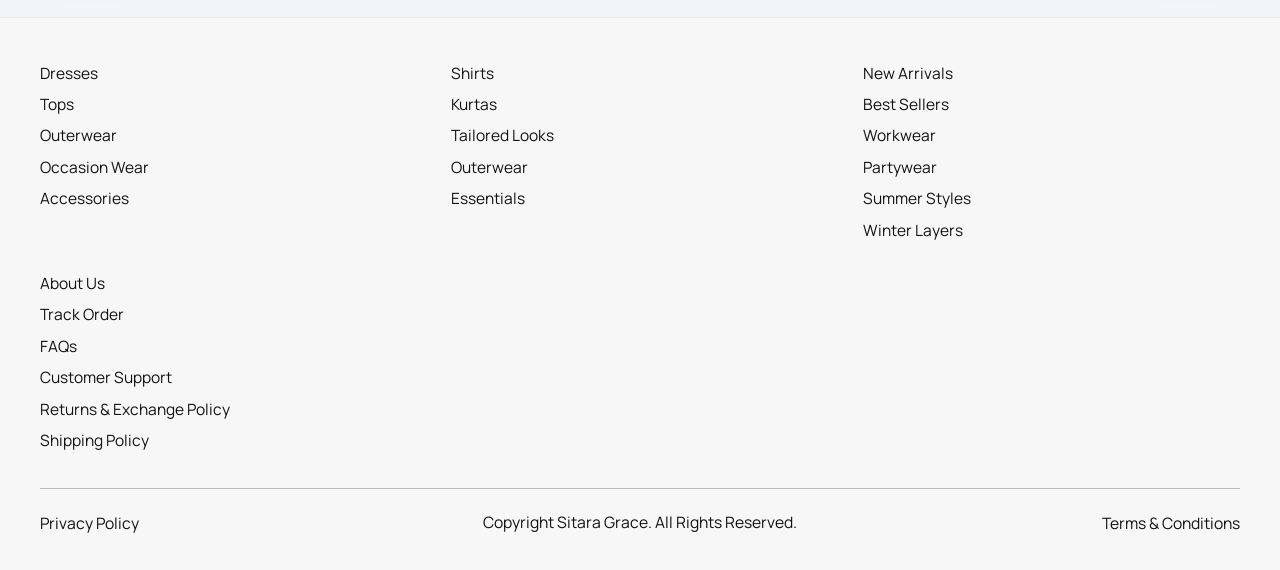
<file: frontend/contact.html>
<!DOCTYPE html>
<html lang="en">
<head>
  <meta charset="UTF-8">
  <meta name="viewport" content="width=device-width, initial-scale=1.0">
  <title>Contact | Sitara Grace</title>
  <link rel="preconnect" href="https://fonts.googleapis.com">
  <link rel="preconnect" href="https://fonts.gstatic.com" crossorigin>
  <link href="https://fonts.googleapis.com/css2?family=Cormorant+Garamond:wght@500;600;700&family=Manrope:wght@400;500;600;700&display=swap" rel="stylesheet">
  <link rel="stylesheet" href="style.css">
</head>
<body class="retail-mode">
  <header class="site-header">
    <div class="container nav-wrap">
      <a class="brand" href="index.html">
        <img src="images/logo.png" alt="Project3 logo">
        <span>Sitara Grace</span>
      </a>
      <div class="search-shell">
        <span class="search-icon">⌕</span>
        <input type="text" placeholder="Search support">
      </div>
      <nav class="nav">
        <a href="collections.html">Collection</a>
        <a href="latest.html">Latest</a>
        <a href="story.html">Story</a>
        <a class="is-active" href="contact.html">Contact</a>
      </nav>
      <div class="header-actions">
        <a class="auth-link" href="login.html">Login</a>
        <a class="auth-link" href="register.html">Register</a>
        <a class="nav-cta" href="cart.html">Cart <span class="cart-badge" data-cart-count>0</span></a>
      </div>
    </div>
  </header>

  <main>
    <section class="page-hero">
      <div class="page-hero-media">
        <img src="images/newsletter.jpg" alt="Contact banner">
      </div>
      <div class="container page-hero-content">
        <p class="eyebrow">Contact</p>
        <h1>Get help with orders, sizing, or product selection.</h1>
        <p>
          The contact page stays simple while the rest of the store handles men&apos;s and women&apos;s product browsing and payment flow.
        </p>
      </div>
    </section>

    <section class="section-space">
      <div class="container">
        <form class="contact-form" id="contact-form" novalidate>
          <label>
            Name
            <input type="text" name="name" placeholder="Your name" required>
          </label>
          <label>
            Email
            <input type="email" name="email" placeholder="you@example.com" required>
          </label>
          <label>
            Phone
            <input type="tel" name="phone" placeholder="+91 98765 43210">
          </label>
          <label>
            Message
            <textarea name="message" rows="5" placeholder="Tell us what you need" required></textarea>
          </label>
          <button class="button button-primary" type="submit">Send message</button>
          <p class="form-status" id="form-status" aria-live="polite"></p>
        </form>
      </div>
    </section>
  </main>

  <div id="site-footer"></div>
  <div class="cart-toast" id="cart-toast" aria-live="polite"></div>
  <script src="app.js"></script>
</body>
</html>
</file>
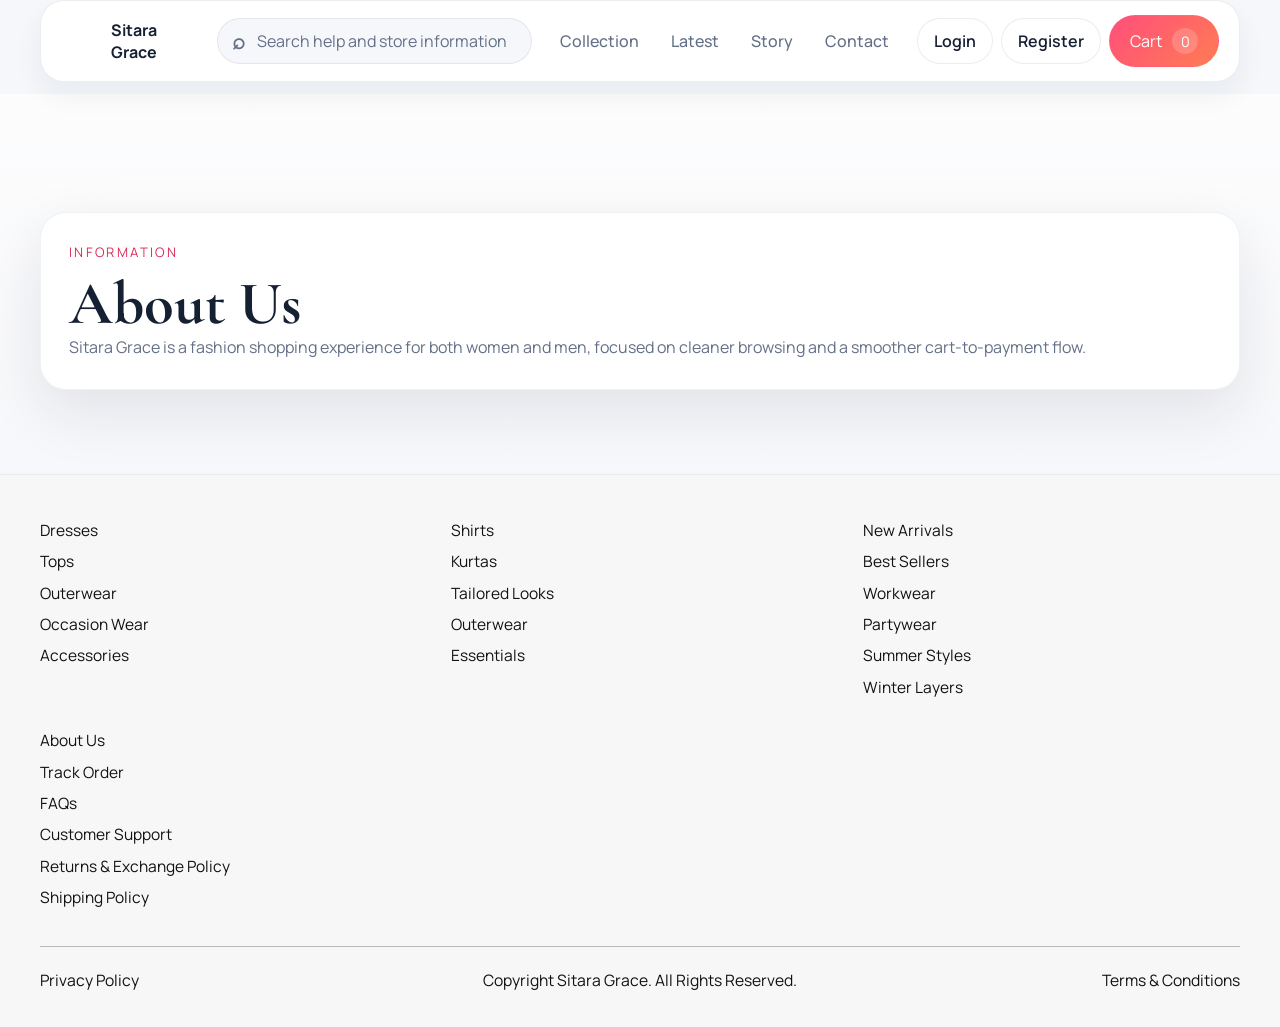
<file: frontend/info.html>
<!DOCTYPE html>
<html lang="en">
<head>
  <meta charset="UTF-8">
  <meta name="viewport" content="width=device-width, initial-scale=1.0">
  <title>Info | Sitara Grace</title>
  <link rel="preconnect" href="https://fonts.googleapis.com">
  <link rel="preconnect" href="https://fonts.gstatic.com" crossorigin>
  <link href="https://fonts.googleapis.com/css2?family=Cormorant+Garamond:wght@500;600;700&family=Manrope:wght@400;500;600;700&display=swap" rel="stylesheet">
  <link rel="stylesheet" href="style.css">
</head>
<body class="retail-mode">
  <header class="site-header">
    <div class="container nav-wrap">
      <a class="brand" href="index.html">
        <img src="images/logo.png" alt="Project3 logo">
        <span>Sitara Grace</span>
      </a>
      <div class="search-shell">
        <span class="search-icon">⌕</span>
        <input type="text" placeholder="Search help and store information">
      </div>
      <nav class="nav">
        <a href="collections.html">Collection</a>
        <a href="latest.html">Latest</a>
        <a href="story.html">Story</a>
        <a href="contact.html">Contact</a>
      </nav>
      <div class="header-actions">
        <a class="auth-link" href="login.html">Login</a>
        <a class="auth-link" href="register.html">Register</a>
        <a class="nav-cta" href="cart.html">Cart <span class="cart-badge" data-cart-count>0</span></a>
      </div>
    </div>
  </header>

  <main class="catalog-shell">
    <section class="section-space">
      <div class="container content-card">
        <p class="eyebrow">Information</p>
        <h2 id="info-title">About Us</h2>
        <p id="info-description">This page is connected from the footer and ready with supporting store information.</p>
      </div>
    </section>
  </main>

  <div id="site-footer"></div>
  <div class="cart-toast" id="cart-toast" aria-live="polite"></div>
  <script src="app.js"></script>
</body>
</html>
</file>
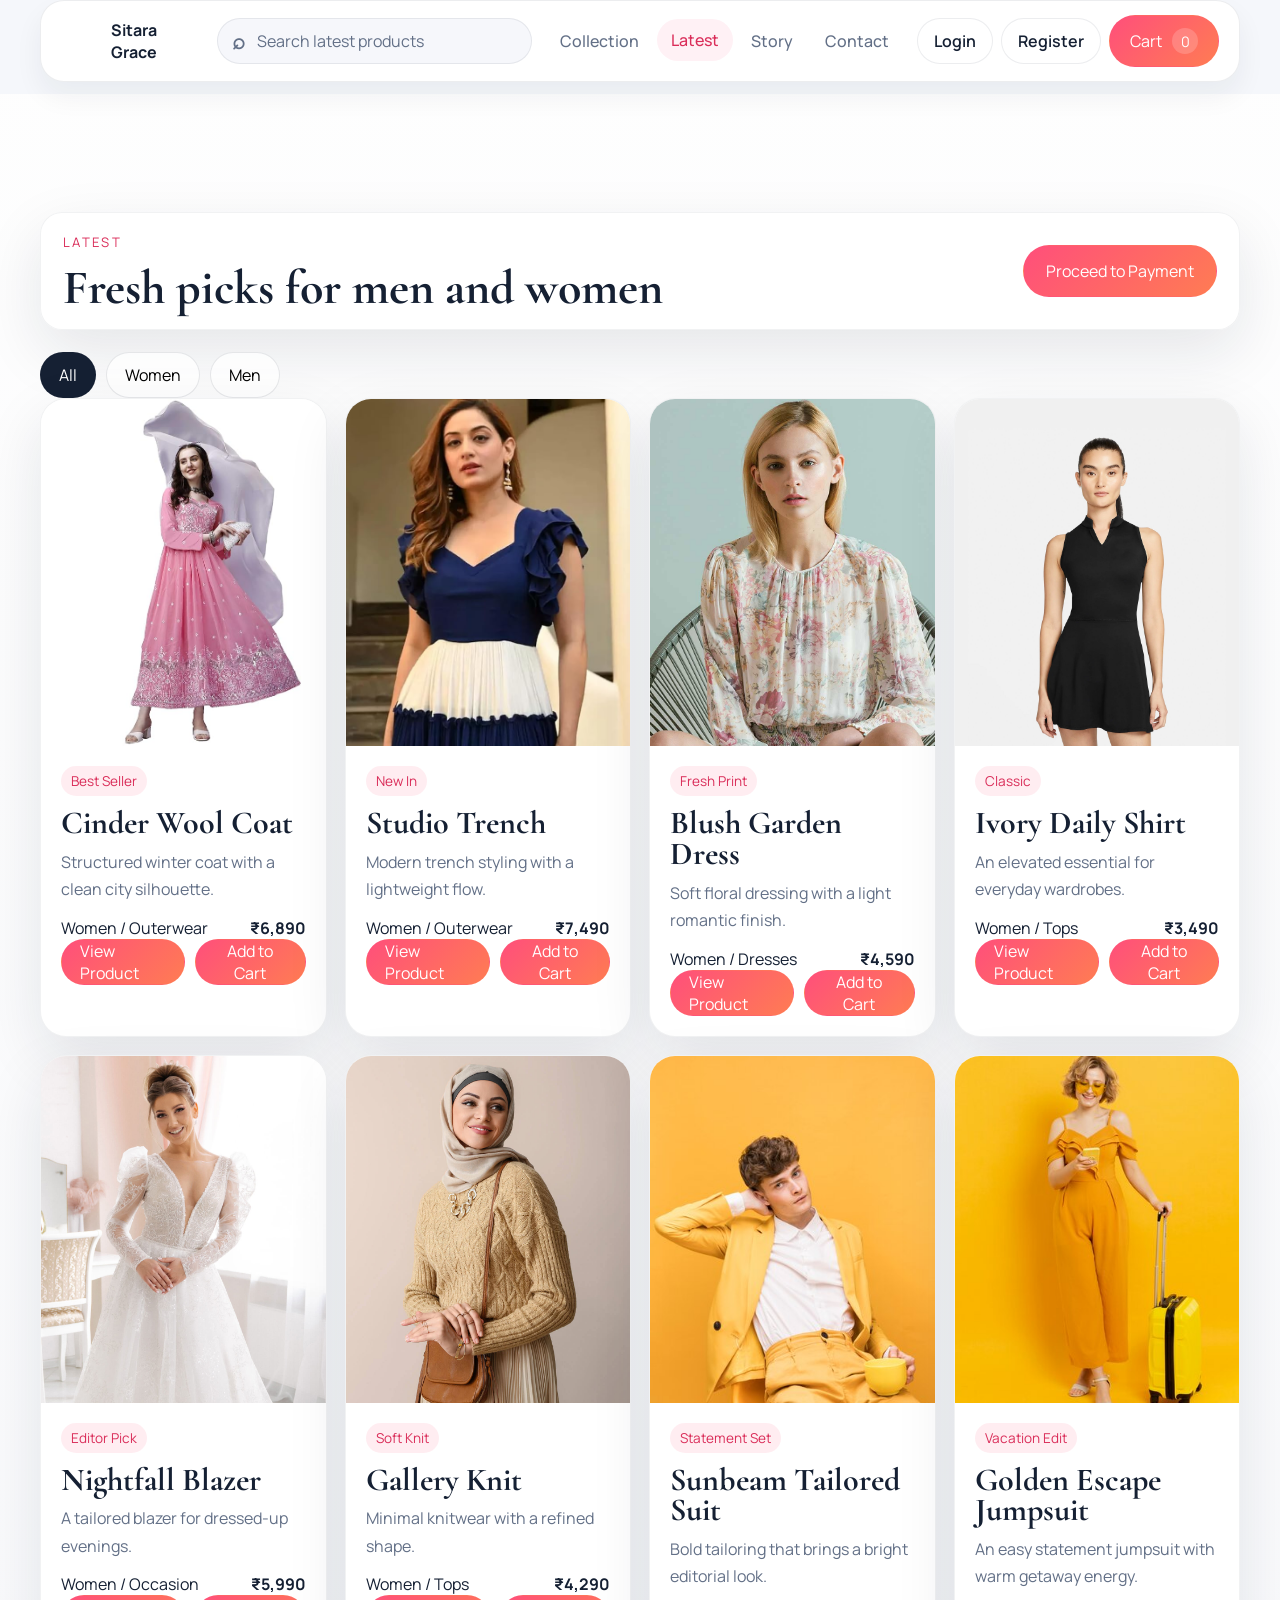
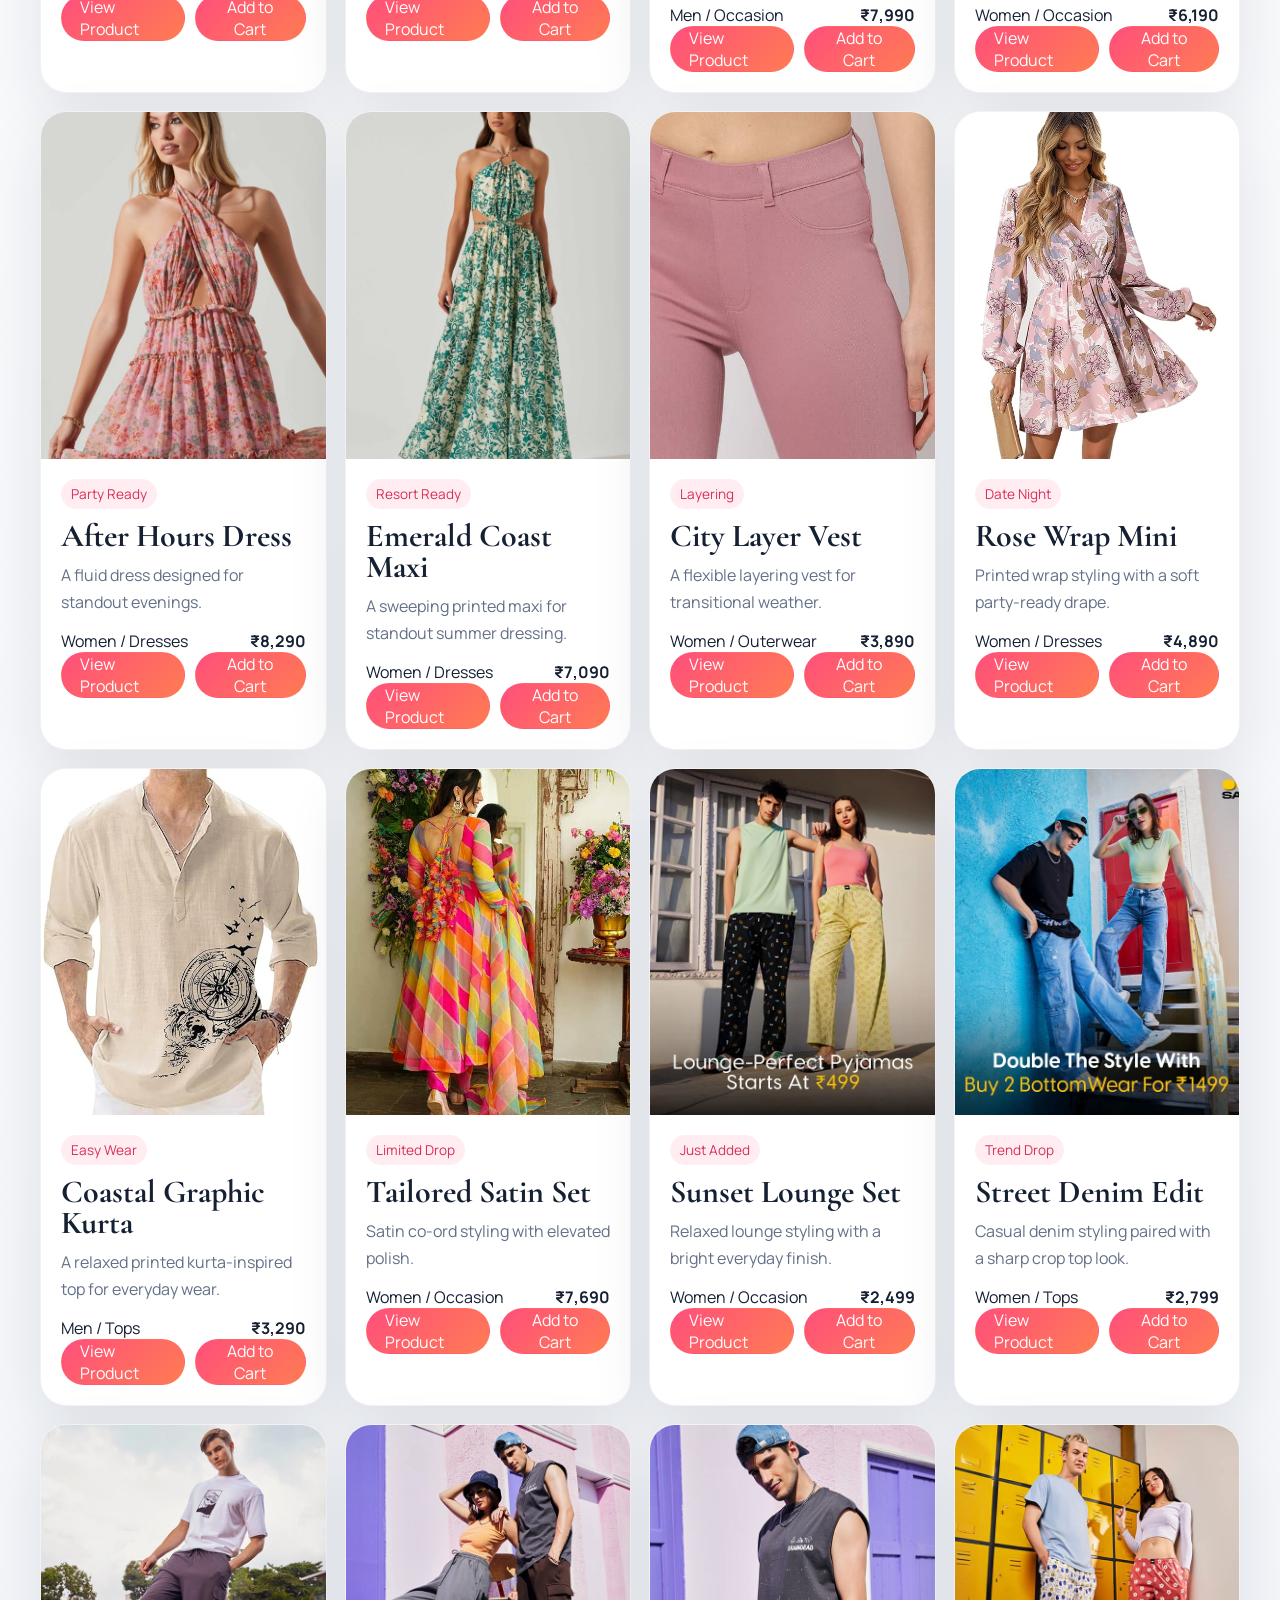
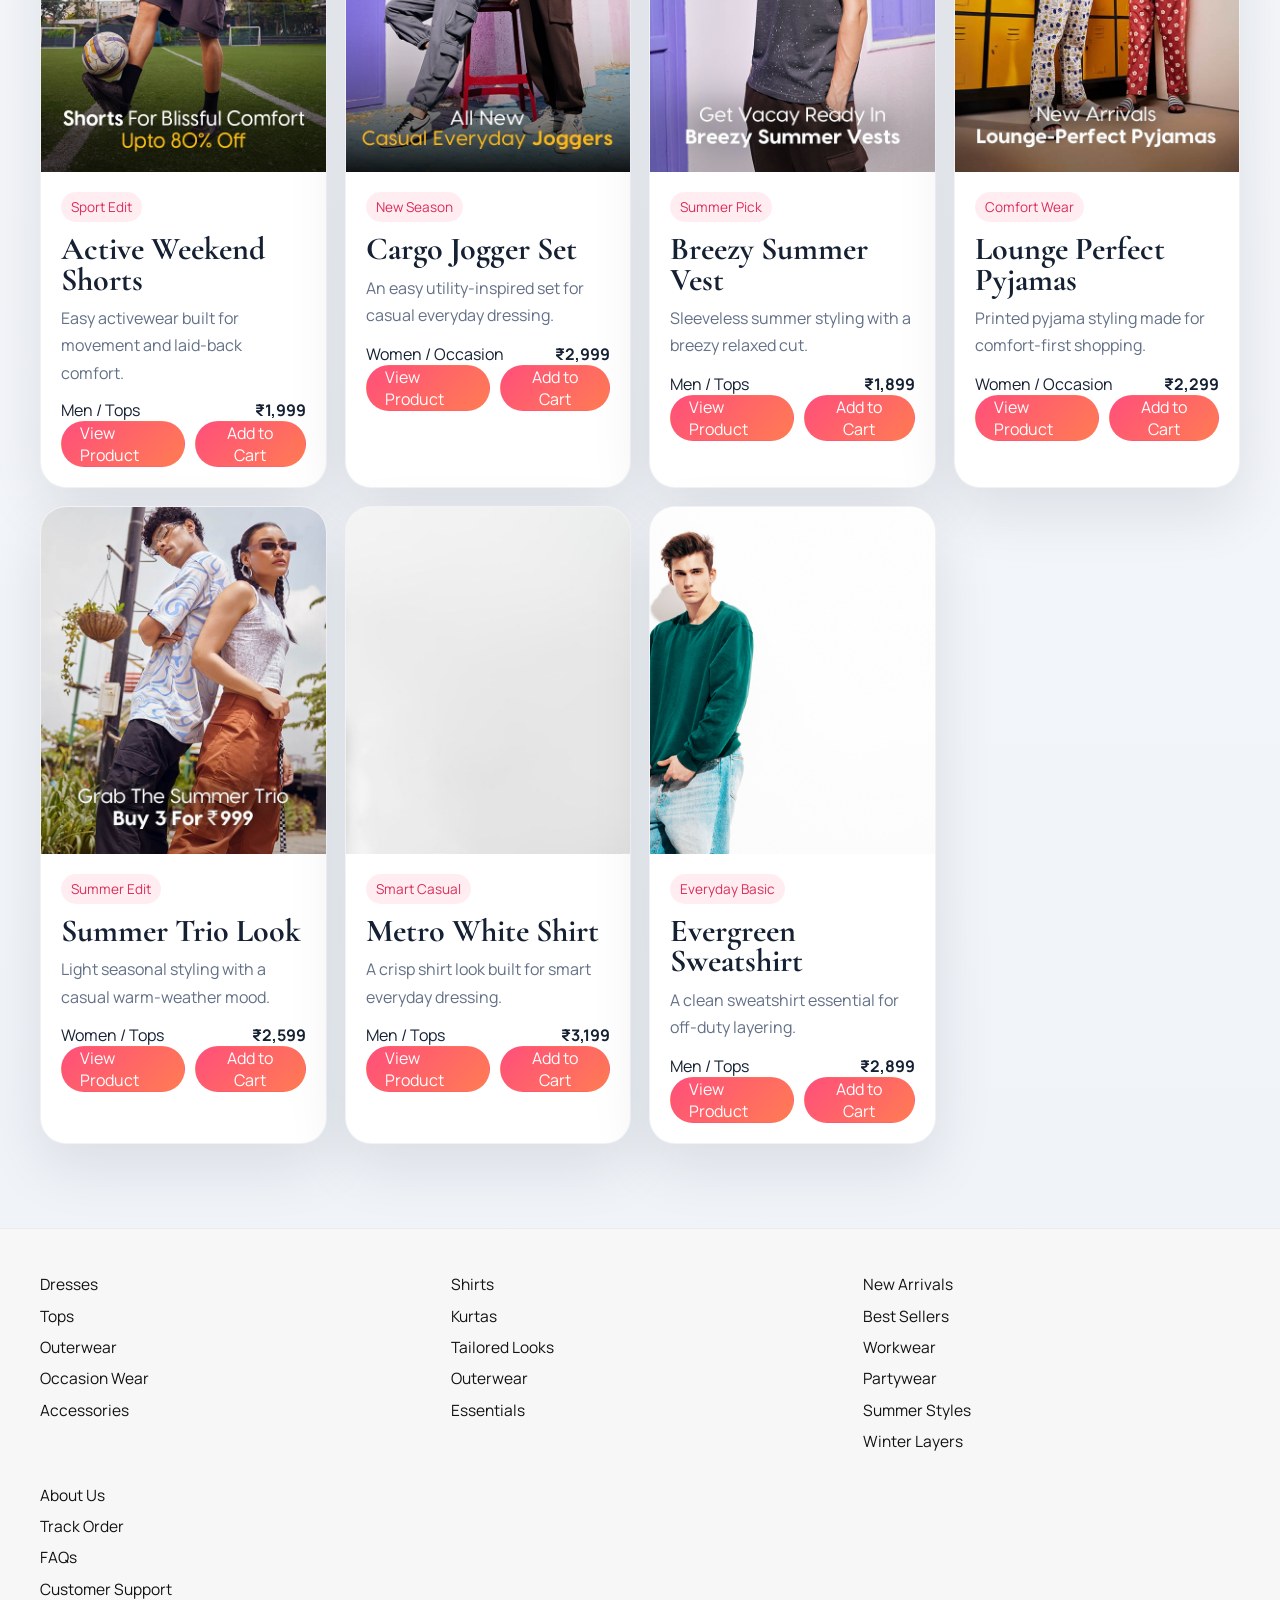
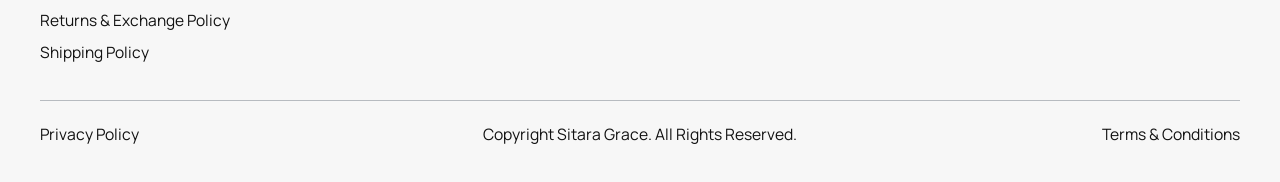
<file: frontend/latest.html>
<!DOCTYPE html>
<html lang="en">
<head>
  <meta charset="UTF-8">
  <meta name="viewport" content="width=device-width, initial-scale=1.0">
  <title>Latest | Sitara Grace</title>
  <link rel="preconnect" href="https://fonts.googleapis.com">
  <link rel="preconnect" href="https://fonts.gstatic.com" crossorigin>
  <link href="https://fonts.googleapis.com/css2?family=Cormorant+Garamond:wght@500;600;700&family=Manrope:wght@400;500;600;700&display=swap" rel="stylesheet">
  <link rel="stylesheet" href="style.css">
</head>
<body class="retail-mode" data-page="latest">
  <header class="site-header">
    <div class="container nav-wrap">
      <a class="brand" href="index.html">
        <img src="images/logo.png" alt="Project3 logo">
        <span>Sitara Grace</span>
      </a>
      <div class="search-shell">
        <span class="search-icon">⌕</span>
        <input data-site-search type="text" placeholder="Search latest products">
      </div>
      <nav class="nav">
        <a href="collections.html">Collection</a>
        <a class="is-active" href="latest.html">Latest</a>
        <a href="story.html">Story</a>
        <a href="contact.html">Contact</a>
      </nav>
      <div class="header-actions">
        <a class="auth-link" href="login.html">Login</a>
        <a class="auth-link" href="register.html">Register</a>
        <a class="nav-cta" href="cart.html">Cart <span class="cart-badge" data-cart-count>0</span></a>
      </div>
    </div>
  </header>

  <main class="catalog-shell">
    <section class="section-space">
      <div class="container catalog-topbar">
        <div>
          <p class="eyebrow">Latest</p>
          <h2>Fresh picks for men and women</h2>
        </div>
        <button class="button button-primary" type="button" data-proceed-cart>Proceed to Payment</button>
      </div>
      <div class="container filter-row" data-gender-switcher>
        <button class="filter is-active" type="button" data-gender-filter="all">All</button>
        <button class="filter" type="button" data-gender-filter="women">Women</button>
        <button class="filter" type="button" data-gender-filter="men">Men</button>
      </div>
      <div class="container product-grid" id="product-grid"></div>
    </section>
  </main>

  <div id="site-footer"></div>
  <div class="cart-toast" id="cart-toast" aria-live="polite"></div>
  <script src="app.js"></script>
</body>
</html>
</file>
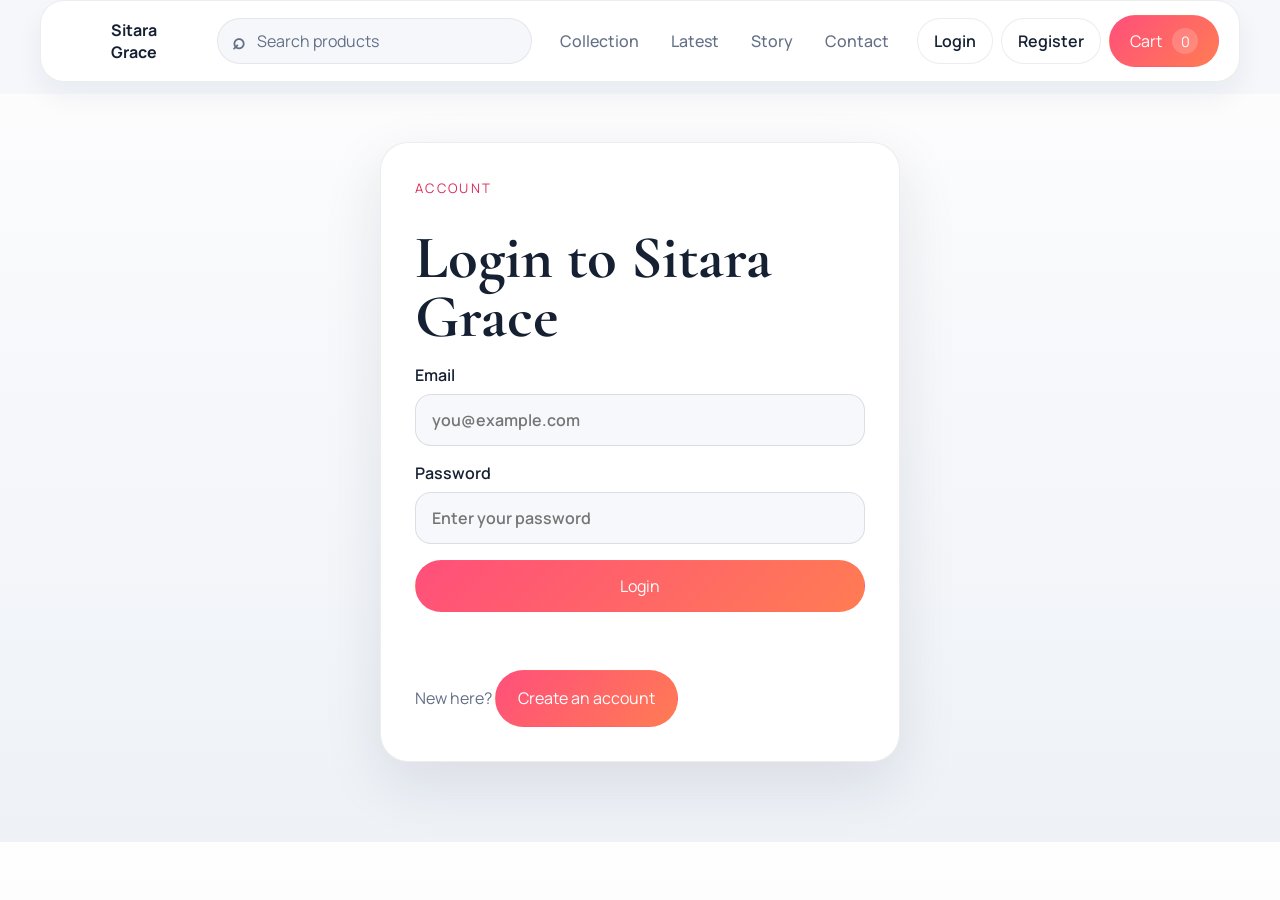
<file: frontend/login.html>
<!DOCTYPE html>
<html lang="en">
<head>
  <meta charset="UTF-8">
  <meta name="viewport" content="width=device-width, initial-scale=1.0">
  <title>Login | Sitara Grace</title>
  <link rel="preconnect" href="https://fonts.googleapis.com">
  <link rel="preconnect" href="https://fonts.gstatic.com" crossorigin>
  <link href="https://fonts.googleapis.com/css2?family=Cormorant+Garamond:wght@500;600;700&family=Manrope:wght@400;500;600;700&display=swap" rel="stylesheet">
  <link rel="stylesheet" href="style.css">
</head>
<body class="retail-mode">
  <header class="site-header">
    <div class="container nav-wrap">
      <a class="brand" href="index.html">
        <img src="images/logo.png" alt="Project3 logo">
        <span>Sitara Grace</span>
      </a>
      <div class="search-shell">
        <span class="search-icon">⌕</span>
        <input type="text" placeholder="Search products">
      </div>
      <nav class="nav">
        <a href="collections.html">Collection</a>
        <a href="latest.html">Latest</a>
        <a href="story.html">Story</a>
        <a href="contact.html">Contact</a>
      </nav>
      <div class="header-actions">
        <a class="auth-link" href="login.html">Login</a>
        <a class="auth-link" href="register.html">Register</a>
        <a class="nav-cta" href="cart.html">Cart <span class="cart-badge" data-cart-count>0</span></a>
      </div>
    </div>
  </header>

  <main class="auth-shell">
    <section class="auth-card">
      <p class="eyebrow">Account</p>
      <h2>Login to Sitara Grace</h2>
      <form id="login-form">
        <label>
          Email
          <input id="login-email" type="email" placeholder="you@example.com" required>
        </label>
        <label>
          Password
          <input id="login-password" type="password" placeholder="Enter your password" required>
        </label>
        <button class="button button-primary" type="submit">Login</button>
        <p class="form-status" id="login-status" aria-live="polite"></p>
      </form>
      <p>New here? <a class="inline-link" href="register.html">Create an account</a></p>
    </section>
  </main>
  <script src="app.js"></script>
</body>
</html>
</file>
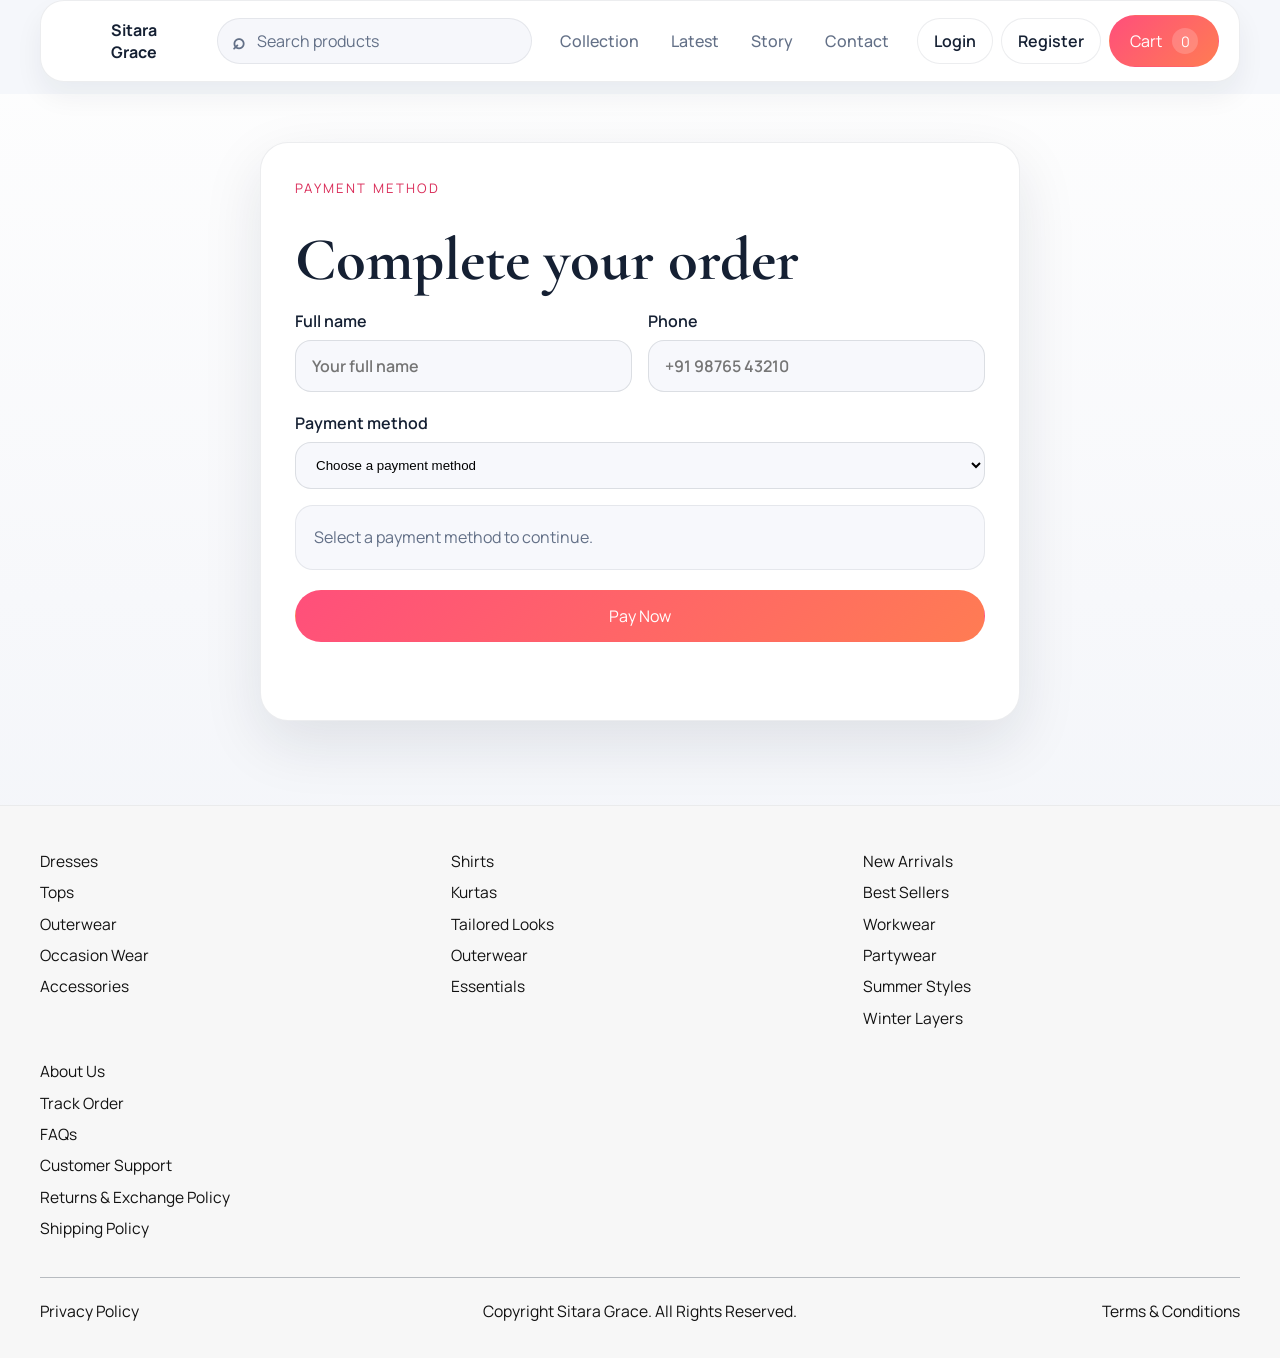
<file: frontend/payment.html>
<!DOCTYPE html>
<html lang="en">
<head>
  <meta charset="UTF-8">
  <meta name="viewport" content="width=device-width, initial-scale=1.0">
  <title>Payment | Sitara Grace</title>
  <link rel="preconnect" href="https://fonts.googleapis.com">
  <link rel="preconnect" href="https://fonts.gstatic.com" crossorigin>
  <link href="https://fonts.googleapis.com/css2?family=Cormorant+Garamond:wght@500;600;700&family=Manrope:wght@400;500;600;700&display=swap" rel="stylesheet">
  <link rel="stylesheet" href="style.css">
</head>
<body class="retail-mode">
  <header class="site-header">
    <div class="container nav-wrap">
      <a class="brand" href="index.html">
        <img src="images/logo.png" alt="Project3 logo">
        <span>Sitara Grace</span>
      </a>
      <div class="search-shell">
        <span class="search-icon">⌕</span>
        <input type="text" placeholder="Search products">
      </div>
      <nav class="nav">
        <a href="collections.html">Collection</a>
        <a href="latest.html">Latest</a>
        <a href="story.html">Story</a>
        <a href="contact.html">Contact</a>
      </nav>
      <div class="header-actions">
        <a class="auth-link" href="login.html">Login</a>
        <a class="auth-link" href="register.html">Register</a>
        <a class="nav-cta" href="cart.html">Cart <span class="cart-badge" data-cart-count>0</span></a>
      </div>
    </div>
  </header>

  <main class="payment-shell">
    <section class="payment-card">
      <p class="eyebrow">Payment method</p>
      <h2>Complete your order</h2>
      <div class="payment-grid">
        <label>
          Full name
          <input id="payment-name" type="text" placeholder="Your full name" required>
        </label>
        <label>
          Phone
          <input id="payment-phone" type="tel" placeholder="+91 98765 43210" required>
        </label>
      </div>
      <div class="payment-method-shell">
        <label>
          Payment method
          <select id="payment-method">
            <option value="">Choose a payment method</option>
            <option value="card">Credit / Debit Card</option>
            <option value="upi">UPI</option>
            <option value="banking">Net Banking</option>
            <option value="cod">Cash on Delivery</option>
          </select>
        </label>
        <p class="payment-note" id="payment-prompt">Select a payment method to continue.</p>
      </div>
      <div class="payment-fields is-hidden" id="card-fields">
        <div class="payment-grid">
          <label>
            Card number
            <input id="card-number" type="text" placeholder="1234 5678 9012 3456">
          </label>
          <label>
            Name on card
            <input id="card-holder" type="text" placeholder="Cardholder name">
          </label>
          <label>
            Expiry
            <input id="card-expiry" type="text" placeholder="MM/YY">
          </label>
          <label>
            CVV
            <input id="card-cvv" type="text" placeholder="123">
          </label>
        </div>
      </div>
      <div class="payment-fields is-hidden" id="upi-fields">
        <label>
          UPI ID
          <input id="upi-id" type="text" placeholder="yourname@upi">
        </label>
      </div>
      <div class="payment-fields is-hidden" id="bank-fields">
        <label>
          Select bank
          <select id="bank-name">
            <option>Choose your bank</option>
            <option>HDFC Bank</option>
            <option>ICICI Bank</option>
            <option>SBI</option>
            <option>Axis Bank</option>
          </select>
        </label>
      </div>
      <div class="payment-fields is-hidden" id="cod-fields">
        <p class="payment-note">Cash on Delivery selected. Pay when your order arrives.</p>
      </div>
      <button class="button button-primary" id="pay-now-button" type="button">Pay Now</button>
      <p class="form-status" id="payment-form-status" aria-live="polite"></p>
    </section>
  </main>

  <div id="site-footer"></div>
  <script src="app.js"></script>
</body>
</html>
</file>
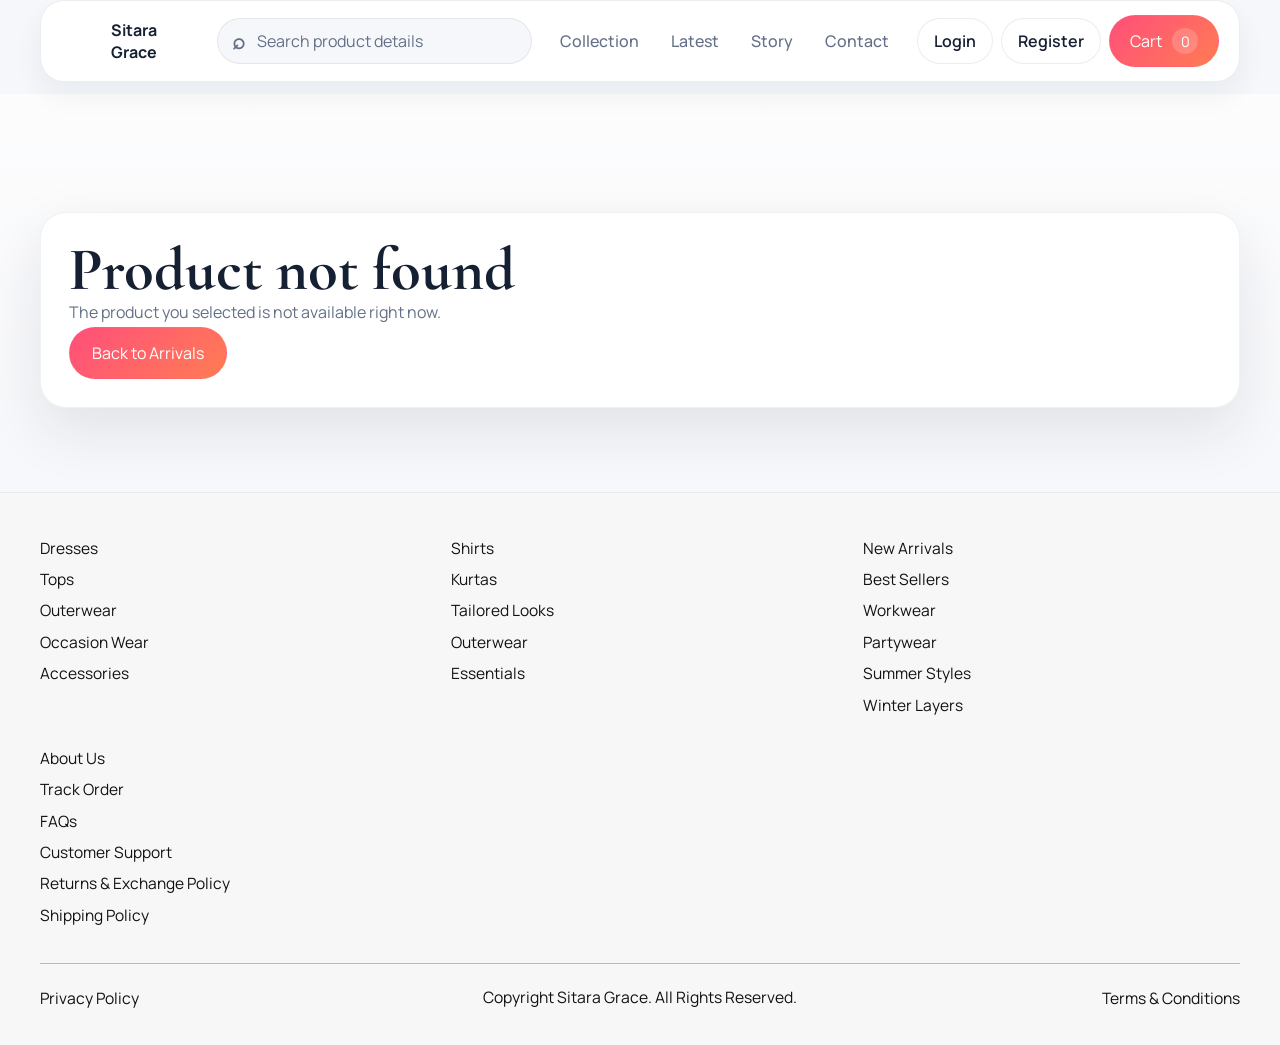
<file: frontend/product.html>
<!DOCTYPE html>
<html lang="en">
<head>
  <meta charset="UTF-8">
  <meta name="viewport" content="width=device-width, initial-scale=1.0">
  <title>Product | Sitara Grace</title>
  <link rel="preconnect" href="https://fonts.googleapis.com">
  <link rel="preconnect" href="https://fonts.gstatic.com" crossorigin>
  <link href="https://fonts.googleapis.com/css2?family=Cormorant+Garamond:wght@500;600;700&family=Manrope:wght@400;500;600;700&display=swap" rel="stylesheet">
  <link rel="stylesheet" href="style.css">
</head>
<body class="retail-mode">
  <header class="site-header">
    <div class="container nav-wrap">
      <a class="brand" href="index.html">
        <img src="images/logo.png" alt="Project3 logo">
        <span>Sitara Grace</span>
      </a>
      <div class="search-shell">
        <span class="search-icon">⌕</span>
        <input type="text" placeholder="Search product details">
      </div>
      <nav class="nav">
        <a href="collections.html">Collection</a>
        <a href="latest.html">Latest</a>
        <a href="story.html">Story</a>
        <a href="contact.html">Contact</a>
      </nav>
      <div class="header-actions">
        <a class="auth-link" href="login.html">Login</a>
        <a class="auth-link" href="register.html">Register</a>
        <a class="nav-cta" href="cart.html">Cart <span class="cart-badge" data-cart-count>0</span></a>
      </div>
    </div>
  </header>

  <main class="catalog-shell">
    <section class="section-space">
      <div class="container" id="product-detail"></div>
    </section>
  </main>

  <div id="site-footer"></div>
  <div class="cart-toast" id="cart-toast" aria-live="polite"></div>
  <script src="app.js"></script>
</body>
</html>
</file>
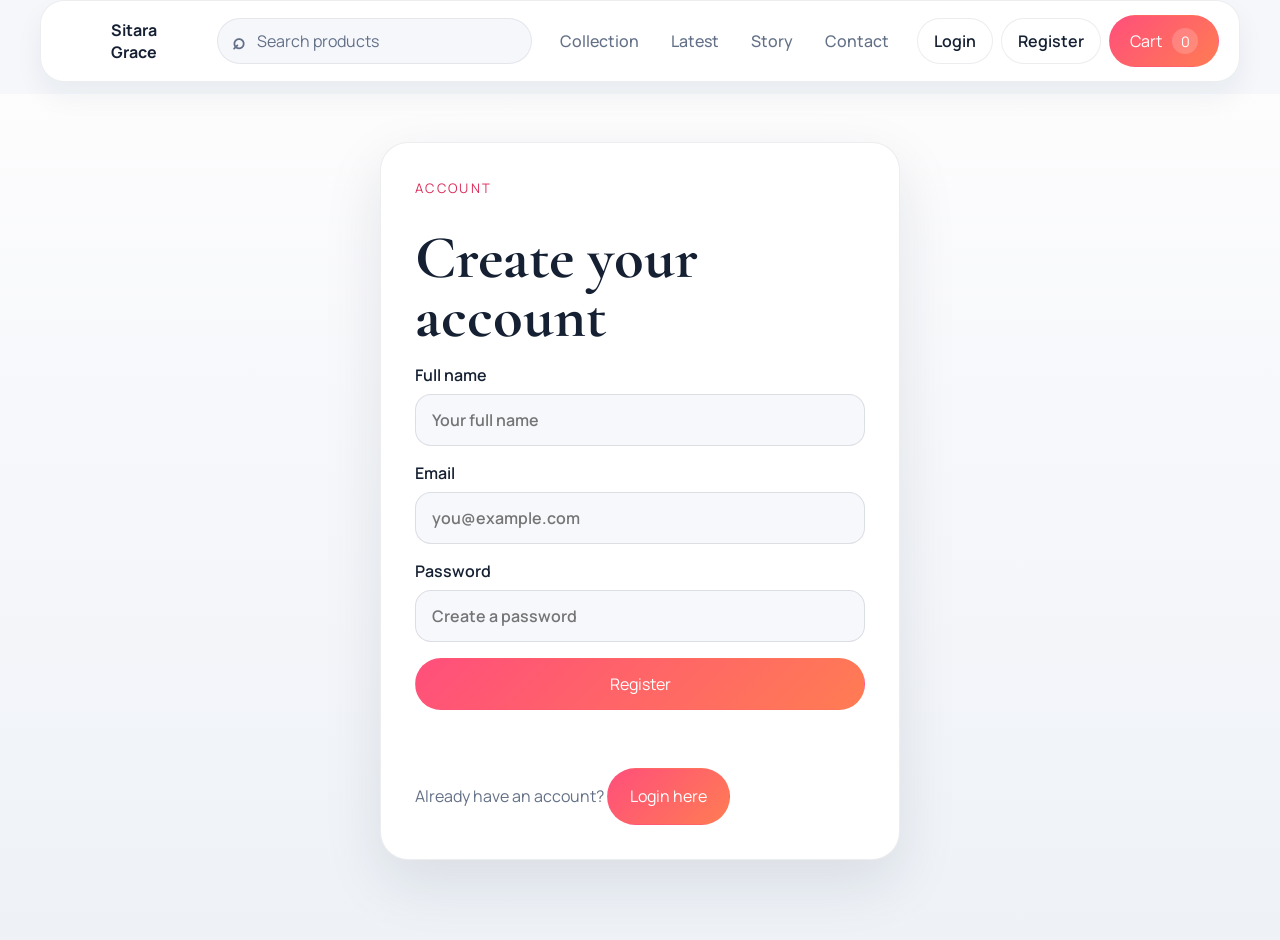
<file: frontend/register.html>
<!DOCTYPE html>
<html lang="en">
<head>
  <meta charset="UTF-8">
  <meta name="viewport" content="width=device-width, initial-scale=1.0">
  <title>Register | Sitara Grace</title>
  <link rel="preconnect" href="https://fonts.googleapis.com">
  <link rel="preconnect" href="https://fonts.gstatic.com" crossorigin>
  <link href="https://fonts.googleapis.com/css2?family=Cormorant+Garamond:wght@500;600;700&family=Manrope:wght@400;500;600;700&display=swap" rel="stylesheet">
  <link rel="stylesheet" href="style.css">
</head>
<body class="retail-mode">
  <header class="site-header">
    <div class="container nav-wrap">
      <a class="brand" href="index.html">
        <img src="images/logo.png" alt="Project3 logo">
        <span>Sitara Grace</span>
      </a>
      <div class="search-shell">
        <span class="search-icon">⌕</span>
        <input type="text" placeholder="Search products">
      </div>
      <nav class="nav">
        <a href="collections.html">Collection</a>
        <a href="latest.html">Latest</a>
        <a href="story.html">Story</a>
        <a href="contact.html">Contact</a>
      </nav>
      <div class="header-actions">
        <a class="auth-link" href="login.html">Login</a>
        <a class="auth-link" href="register.html">Register</a>
        <a class="nav-cta" href="cart.html">Cart <span class="cart-badge" data-cart-count>0</span></a>
      </div>
    </div>
  </header>

  <main class="auth-shell">
    <section class="auth-card">
      <p class="eyebrow">Account</p>
      <h2>Create your account</h2>
      <form id="register-form">
        <label>
          Full name
          <input id="register-name" type="text" placeholder="Your full name" required>
        </label>
        <label>
          Email
          <input id="register-email" type="email" placeholder="you@example.com" required>
        </label>
        <label>
          Password
          <input id="register-password" type="password" placeholder="Create a password" required>
        </label>
        <button class="button button-primary" type="submit">Register</button>
        <p class="form-status" id="register-status" aria-live="polite"></p>
      </form>
      <p>Already have an account? <a class="inline-link" href="login.html">Login here</a></p>
    </section>
  </main>
  <script src="app.js"></script>
</body>
</html>
</file>
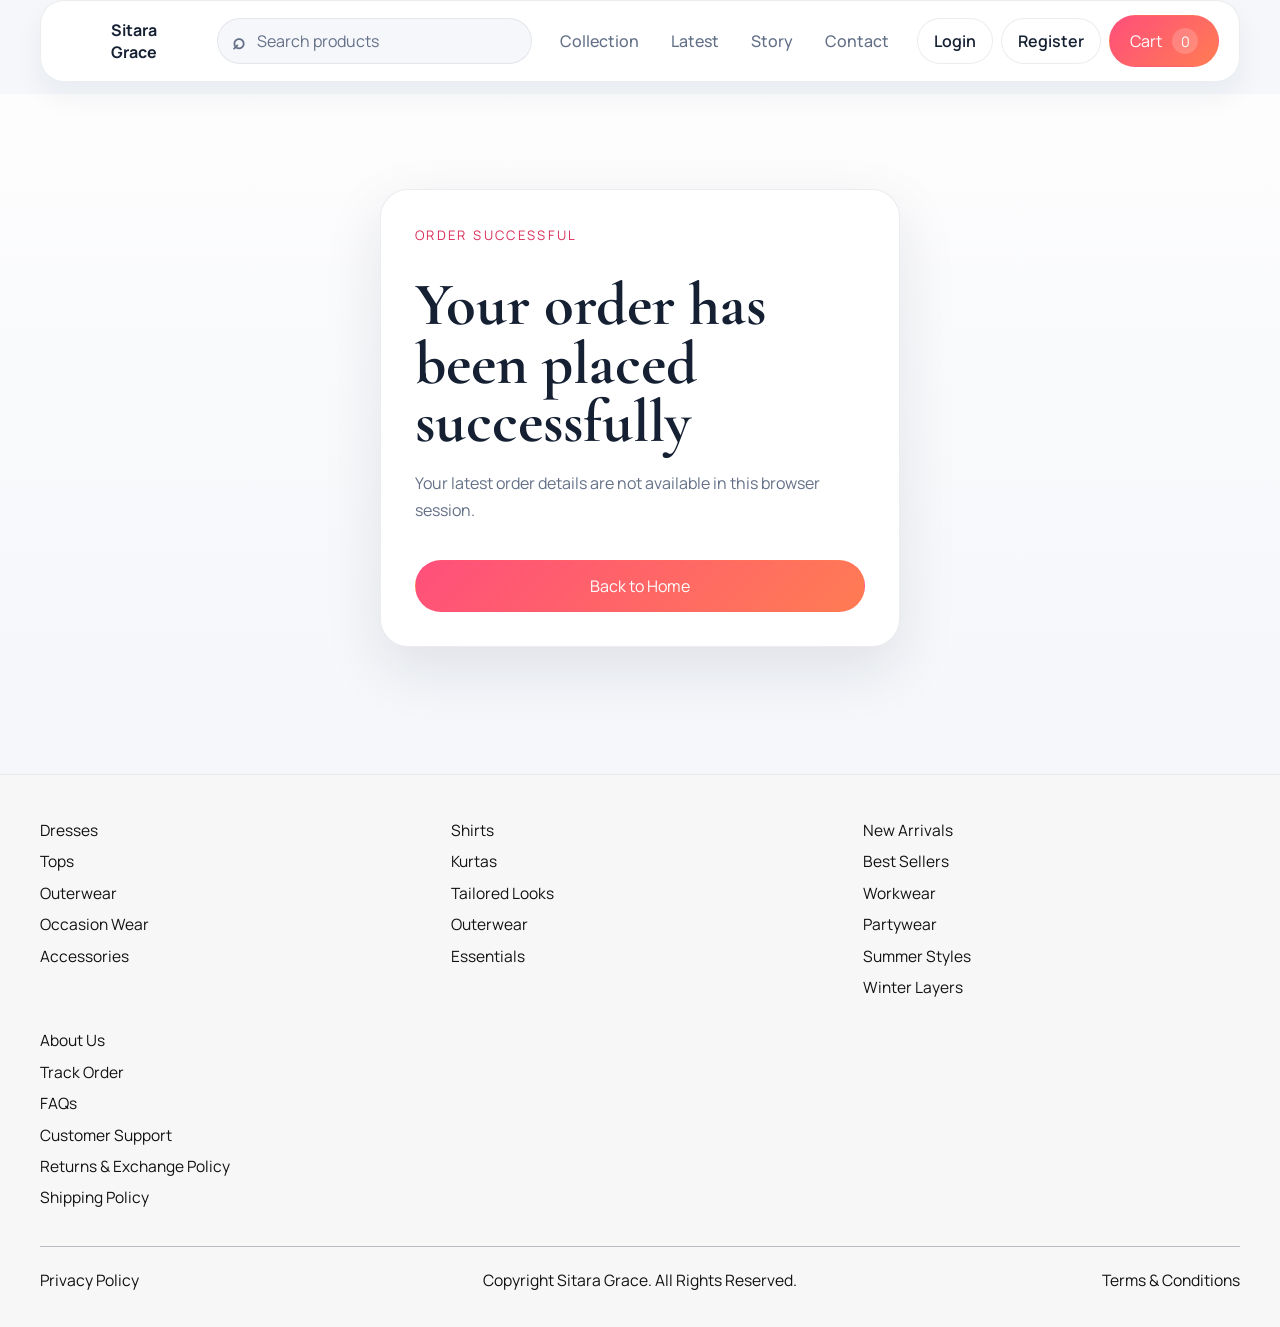
<file: frontend/success.html>
<!DOCTYPE html>
<html lang="en">
<head>
  <meta charset="UTF-8">
  <meta name="viewport" content="width=device-width, initial-scale=1.0">
  <title>Order Success | Sitara Grace</title>
  <link rel="preconnect" href="https://fonts.googleapis.com">
  <link rel="preconnect" href="https://fonts.gstatic.com" crossorigin>
  <link href="https://fonts.googleapis.com/css2?family=Cormorant+Garamond:wght@500;600;700&family=Manrope:wght@400;500;600;700&display=swap" rel="stylesheet">
  <link rel="stylesheet" href="style.css">
</head>
<body class="retail-mode">
  <header class="site-header">
    <div class="container nav-wrap">
      <a class="brand" href="index.html">
        <img src="images/logo.png" alt="Project3 logo">
        <span>Sitara Grace</span>
      </a>
      <div class="search-shell">
        <span class="search-icon">⌕</span>
        <input type="text" placeholder="Search products">
      </div>
      <nav class="nav">
        <a href="collections.html">Collection</a>
        <a href="latest.html">Latest</a>
        <a href="story.html">Story</a>
        <a href="contact.html">Contact</a>
      </nav>
      <div class="header-actions">
        <a class="auth-link" href="login.html">Login</a>
        <a class="auth-link" href="register.html">Register</a>
        <a class="nav-cta" href="cart.html">Cart <span class="cart-badge" data-cart-count>0</span></a>
      </div>
    </div>
  </header>

  <main class="auth-shell">
    <section class="auth-card">
      <p class="eyebrow">Order successful</p>
      <h2>Your order has been placed successfully</h2>
      <p id="success-message">Thank you for shopping with Sitara Grace. Your payment was received and your order is now being processed.</p>
      <div id="order-success-details"></div>
      <a class="button button-primary" href="index.html">Back to Home</a>
    </section>
  </main>

  <div id="site-footer"></div>
  <script src="app.js"></script>
</body>
</html>
</file>
<file: frontend/style.css>
:root {
  --bg: #f5f7fb;
  --panel: #ffffff;
  --panel-soft: #f7f8fc;
  --text: #152033;
  --muted: #637087;
  --accent: #ff4f7b;
  --accent-dark: #da2d59;
  --nav-bg: #0d1a2d;
  --nav-pill: rgba(255, 255, 255, 0.1);
  --line: rgba(21, 32, 51, 0.1);
  --shadow: 0 22px 60px rgba(20, 32, 51, 0.1);
  --radius: 26px;
  --container: min(1200px, calc(100vw - 32px));
}

* {
  box-sizing: border-box;
}

html {
  scroll-behavior: smooth;
}

body {
  margin: 0;
  font-family: "Manrope", sans-serif;
  color: var(--text);
  background:
    radial-gradient(circle at top left, rgba(255, 79, 123, 0.12), transparent 24%),
    linear-gradient(180deg, #fbfcff 0%, var(--bg) 55%, #eef2f9 100%);
}

body.retail-mode {
  background:
    linear-gradient(180deg, #fefefe 0%, #f7f8fb 44%, #eef2f7 100%);
}

img {
  display: block;
  max-width: 100%;
}

a {
  color: inherit;
  text-decoration: none;
}

button,
input,
textarea {
  font: inherit;
}

.container {
  width: var(--container);
  margin: 0 auto;
}

.section-space {
  padding: 84px 0;
}

.eyebrow {
  margin: 0 0 12px;
  font-size: 0.82rem;
  letter-spacing: 0.18em;
  text-transform: uppercase;
  color: var(--accent-dark);
}

h1,
h2,
h3 {
  font-family: "Cormorant Garamond", serif;
  line-height: 0.96;
  margin: 0;
}

h1 {
  font-size: clamp(3rem, 7vw, 5.8rem);
  max-width: 11ch;
}

h2 {
  font-size: clamp(2.3rem, 5vw, 3.8rem);
}

h3 {
  font-size: 2rem;
}

p {
  margin: 0;
  color: var(--muted);
  line-height: 1.7;
}

.site-header {
  position: sticky;
  top: 0;
  z-index: 50;
  padding: 0 0 12px;
  background: rgba(245, 247, 251, 0.92);
  backdrop-filter: blur(18px);
}

.utility-bar {
  display: none;
}

.utility-wrap {
  display: flex;
  align-items: center;
  justify-content: space-between;
  gap: 14px;
  min-height: 42px;
  font-size: 0.9rem;
  color: var(--muted);
}

.utility-links,
.department-links {
  display: flex;
  align-items: center;
  gap: 18px;
  flex-wrap: wrap;
}

.utility-links a:hover,
.department-links a:hover {
  color: var(--accent-dark);
}

.nav-wrap {
  display: flex;
  align-items: center;
  justify-content: space-between;
  gap: 14px;
  flex-wrap: nowrap;
  min-height: 78px;
  padding: 14px 20px;
  border-radius: 24px;
  background: #ffffff;
  color: #fff;
  box-shadow: 0 14px 28px rgba(13, 26, 45, 0.06);
  border: 1px solid rgba(21, 32, 51, 0.08);
}

.search-shell {
  display: flex;
  align-items: center;
  gap: 10px;
  min-width: 260px;
  max-width: 320px;
  flex: 0 1 320px;
  padding: 10px 14px;
  border-radius: 999px;
  background: #f6f7fb;
  border: 1px solid rgba(21, 32, 51, 0.08);
  color: var(--muted);
}

.search-icon {
  font-size: 1.4rem;
  line-height: 1;
  color: var(--muted);
  font-weight: 700;
}

.search-shell input {
  width: 100%;
  background: transparent;
  border: 0;
  color: var(--text);
  outline: none;
}

.search-shell input::placeholder {
  color: var(--muted);
}

.brand {
  display: inline-flex;
  align-items: center;
  gap: 12px;
  font-weight: 700;
  color: var(--text);
}

.brand img {
  width: 38px;
  height: 38px;
}

.nav {
  display: flex;
  align-items: center;
  gap: 4px;
  flex-wrap: nowrap;
  white-space: nowrap;
  flex: 1 1 auto;
  justify-content: center;
}

.nav a {
  padding: 10px 14px;
  border-radius: 999px;
  color: var(--muted);
  font-weight: 500;
  transition: transform 180ms ease, background-color 180ms ease, color 180ms ease;
}

.nav a:hover,
.nav a.is-active {
  background: #fff1f5;
  color: var(--accent-dark);
  transform: translateY(-1px);
}

.header-actions {
  display: flex;
  align-items: center;
  gap: 8px;
  flex: 0 0 auto;
}

.auth-link {
  padding: 11px 16px;
  border-radius: 999px;
  border: 1px solid rgba(21, 32, 51, 0.08);
  color: var(--text);
  background: #fff;
  font-weight: 600;
}

.auth-link:hover {
  color: var(--accent-dark);
  transform: translateY(-1px);
}

.auth-logout-button {
  appearance: none;
}

.auth-user-link {
  background: #fff1f5;
  color: var(--accent-dark);
}

.category-rail {
  display: none;
}

.category-rail-shell {
  display: flex;
  gap: 12px;
  overflow-x: auto;
  padding-bottom: 6px;
}

.category-chip {
  flex: 0 0 auto;
  padding: 12px 18px;
  border-radius: 999px;
  background: #fff;
  border: 1px solid rgba(21, 32, 51, 0.08);
  box-shadow: 0 12px 26px rgba(20, 32, 51, 0.06);
  color: var(--text);
  font-weight: 600;
}

.category-chip:hover {
  color: var(--accent-dark);
  transform: translateY(-1px);
}

.nav-cta,
.button,
.product-action,
.quantity-button,
.remove-item,
.inline-link {
  display: inline-flex;
  align-items: center;
  justify-content: center;
  border-radius: 999px;
  border: 1px solid transparent;
  cursor: pointer;
  transition: transform 180ms ease, background-color 180ms ease, border-color 180ms ease, color 180ms ease;
}

.nav-cta,
.button-primary,
.product-action,
.inline-link {
  background: linear-gradient(135deg, var(--accent) 0%, #ff7c53 100%);
  color: #fff;
}

.nav-cta {
  padding: 12px 20px;
  gap: 10px;
  white-space: nowrap;
}

.cart-badge {
  min-width: 26px;
  min-height: 26px;
  padding: 2px 8px;
  border-radius: 999px;
  display: inline-flex;
  align-items: center;
  justify-content: center;
  background: rgba(255, 255, 255, 0.18);
  font-size: 0.9rem;
}

.button,
.inline-link {
  padding: 14px 22px;
  min-height: 50px;
}

.button:hover,
.nav-cta:hover,
.filter:hover,
.product-action:hover,
.quantity-button:hover,
.remove-item:hover,
.inline-link:hover,
.product-card:hover {
  transform: translateY(-2px);
}

.button-secondary,
.quantity-button,
.remove-item {
  background: transparent;
  border-color: var(--line);
  color: var(--text);
}

.hero,
.page-hero {
  position: relative;
  display: grid;
  align-items: stretch;
}

.hero {
  min-height: calc(100vh - 110px);
}

.page-hero {
  min-height: 260px;
}

.hero-backdrop,
.page-hero-media {
  position: absolute;
  inset: 0;
}

.hero-backdrop::after,
.page-hero-media::after {
  content: "";
  position: absolute;
  inset: 0;
  background: linear-gradient(90deg, rgba(13, 26, 45, 0.85) 0%, rgba(13, 26, 45, 0.48) 55%, rgba(13, 26, 45, 0.12) 100%);
}

.hero-backdrop img,
.page-hero-media img {
  width: 100%;
  height: 100%;
  object-fit: cover;
}

.hero-content,
.page-hero-content {
  position: relative;
  z-index: 1;
  display: grid;
  align-content: center;
  gap: 24px;
  padding: 72px 0;
  color: #fff;
}

.hero-content p,
.page-hero-content p {
  color: rgba(255, 255, 255, 0.86);
  max-width: 60ch;
}

.hero-actions,
.hero-stats,
.promo-grid,
.split-heading,
.cart-shell,
.product-detail-shell {
  display: grid;
}

.hero-actions {
  grid-auto-flow: column;
  justify-content: start;
  gap: 14px;
}

.hero-stats {
  grid-template-columns: repeat(3, minmax(0, 1fr));
  gap: 18px;
  max-width: 860px;
}

.hero-stats div {
  padding: 22px;
  border-radius: 24px;
  background: rgba(255, 255, 255, 0.12);
  border: 1px solid rgba(255, 255, 255, 0.16);
}

.hero-stats strong {
  display: block;
  font-size: 1.55rem;
  margin-bottom: 6px;
}

.promo-strip {
  margin-top: -44px;
  position: relative;
  z-index: 2;
}

.announcement-strip {
  background: linear-gradient(90deg, #ffedf3 0%, #fff6e8 100%);
  border-top: 1px solid rgba(21, 32, 51, 0.06);
  border-bottom: 1px solid rgba(21, 32, 51, 0.06);
}

.announcement-wrap {
  display: grid;
  grid-template-columns: repeat(4, minmax(0, 1fr));
  gap: 18px;
  padding: 16px 0;
}

.announcement-wrap div {
  display: grid;
  gap: 4px;
}

.announcement-wrap strong {
  font-size: 0.95rem;
}

.promo-grid {
  grid-template-columns: repeat(3, minmax(0, 1fr));
  gap: 18px;
}

.promo-grid article,
.latest-card,
.product-card,
.cart-items,
.cart-summary,
.cart-item,
.content-card,
.product-detail-copy {
  background: var(--panel);
  border: 1px solid rgba(21, 32, 51, 0.06);
  border-radius: var(--radius);
  box-shadow: var(--shadow);
}

.promo-grid article,
.content-card {
  padding: 28px;
}

.hero-banner-grid {
  display: grid;
  grid-template-columns: 1.3fr 0.7fr;
  gap: 18px;
  margin-top: 22px;
}

.banner-card {
  position: relative;
  overflow: hidden;
  min-height: 260px;
  border-radius: var(--radius);
  box-shadow: var(--shadow);
}

.banner-card img {
  width: 100%;
  height: 100%;
  object-fit: cover;
}

.banner-card::after {
  content: "";
  position: absolute;
  inset: 0;
  background: linear-gradient(90deg, rgba(13, 26, 45, 0.62) 0%, rgba(13, 26, 45, 0.14) 100%);
}

.banner-copy {
  position: absolute;
  left: 24px;
  right: 24px;
  bottom: 24px;
  z-index: 1;
  color: #fff;
  display: grid;
  gap: 10px;
}

.banner-copy p {
  color: rgba(255, 255, 255, 0.82);
}

.department-grid {
  display: grid;
  grid-template-columns: repeat(5, minmax(0, 1fr));
  gap: 16px;
}

.department-card {
  display: grid;
  gap: 14px;
  padding: 18px;
  background: var(--panel);
  border: 1px solid rgba(21, 32, 51, 0.06);
  border-radius: 22px;
  box-shadow: var(--shadow);
}

.department-card img {
  width: 100%;
  height: 180px;
  object-fit: cover;
  border-radius: 18px;
}

.department-card h3 {
  font-size: 1.45rem;
}

.department-card a {
  font-weight: 700;
  color: var(--accent-dark);
}

.spotlight-grid {
  display: grid;
  grid-template-columns: repeat(3, minmax(0, 1fr));
  gap: 18px;
}

.spotlight-card {
  position: relative;
  min-height: 380px;
  overflow: hidden;
  border-radius: 24px;
  box-shadow: var(--shadow);
}

.spotlight-card img {
  width: 100%;
  height: 100%;
  object-fit: cover;
}

.spotlight-card::after {
  content: "";
  position: absolute;
  inset: 0;
  background: linear-gradient(180deg, rgba(13, 26, 45, 0.02) 0%, rgba(13, 26, 45, 0.82) 100%);
}

.spotlight-copy {
  position: absolute;
  left: 22px;
  right: 22px;
  bottom: 22px;
  z-index: 1;
  display: grid;
  gap: 10px;
  color: #fff;
}

.spotlight-copy p {
  color: rgba(255, 255, 255, 0.82);
}

.promo-grid img {
  width: 34px;
  height: 34px;
  margin-bottom: 16px;
}

.split-heading {
  grid-template-columns: 1.1fr 0.9fr;
  gap: 32px;
  align-items: end;
  margin-bottom: 32px;
}

.catalog-shell {
  padding-top: 34px;
}

.catalog-topbar {
  display: flex;
  align-items: center;
  justify-content: space-between;
  gap: 16px;
  margin-bottom: 22px;
  padding: 18px 22px;
  border-radius: 22px;
  background: rgba(255, 255, 255, 0.88);
  border: 1px solid rgba(21, 32, 51, 0.06);
  box-shadow: var(--shadow);
}

.catalog-topbar h2 {
  font-size: clamp(2rem, 4vw, 3rem);
}

.latest-grid,
.product-grid {
  display: grid;
  gap: 18px;
}

.latest-grid {
  grid-template-columns: repeat(3, minmax(0, 1fr));
}

.product-grid {
  grid-template-columns: repeat(4, minmax(0, 1fr));
}

.latest-card,
.product-card {
  overflow: hidden;
}

.latest-card img,
.product-link img {
  width: 100%;
  object-fit: cover;
}

.latest-card img {
  height: 320px;
}

.product-link img {
  aspect-ratio: 0.82;
  background: var(--panel-soft);
}

.latest-content,
.product-body {
  padding: 20px;
}

.product-card {
  transition: transform 180ms ease, box-shadow 180ms ease;
}

.product-title-link h3 {
  margin-top: 12px;
}

.product-copy {
  margin-top: 10px;
  min-height: 56px;
}

.latest-meta,
.product-meta,
.product-actions,
.cart-item-head,
.summary-row,
.detail-actions {
  display: flex;
  justify-content: space-between;
  gap: 10px;
}

.latest-meta,
.product-actions,
.detail-actions {
  align-items: center;
}

.filter-row {
  display: flex;
  flex-wrap: wrap;
  gap: 10px;
}

.filter {
  padding: 11px 18px;
  border-radius: 999px;
  border: 1px solid var(--line);
  background: rgba(255, 255, 255, 0.78);
  cursor: pointer;
}

.filter.is-active {
  background: var(--text);
  color: #fff;
}

.product-meta {
  margin-top: 12px;
  text-transform: capitalize;
}

.product-action {
  min-height: 46px;
  padding: 0 18px;
}

.product-view-link {
  min-height: 46px;
  padding: 0 18px;
}

.tag {
  display: inline-flex;
  padding: 6px 10px;
  border-radius: 999px;
  background: rgba(255, 79, 123, 0.1);
  color: var(--accent-dark);
  font-size: 0.85rem;
}

.cart-shell,
.product-detail-shell {
  grid-template-columns: 1.25fr 0.75fr;
  gap: 24px;
  align-items: start;
}

.cart-items,
.cart-summary {
  padding: 28px;
}

.cart-items {
  display: grid;
  gap: 16px;
}

.cart-item {
  display: grid;
  grid-template-columns: 110px 1fr;
  gap: 18px;
  padding: 16px;
}

.cart-item img {
  width: 100%;
  height: 120px;
  border-radius: 20px;
  object-fit: cover;
}

.cart-item-head {
  align-items: start;
  margin-bottom: 10px;
}

.cart-controls {
  display: flex;
  align-items: center;
  gap: 10px;
  margin-top: 18px;
  flex-wrap: wrap;
}

.quantity-button,
.remove-item {
  min-width: 40px;
  min-height: 40px;
  padding: 0 14px;
}

.quantity-value {
  min-width: 24px;
  text-align: center;
  font-weight: 700;
}

.cart-summary {
  display: grid;
  gap: 18px;
  align-content: start;
  position: sticky;
  top: 114px;
}

.summary-note {
  font-size: 0.95rem;
}

.empty-cart {
  padding: 40px 30px;
  text-align: center;
  border-radius: 24px;
  border: 1px dashed rgba(21, 32, 51, 0.16);
  display: grid;
  gap: 14px;
  justify-items: center;
}

.cart-product-link,
.product-title-link {
  color: inherit;
}

.product-detail-media img {
  width: 100%;
  border-radius: var(--radius);
  background: var(--panel);
  box-shadow: var(--shadow);
}

.product-detail-media {
  display: grid;
  gap: 16px;
}

.product-detail-gallery {
  display: grid;
  grid-template-columns: repeat(auto-fit, minmax(110px, 1fr));
  gap: 14px;
}

.product-detail-gallery img {
  aspect-ratio: 1 / 1;
  object-fit: cover;
}

.product-detail-copy {
  padding: 32px;
  display: grid;
  gap: 18px;
}

.product-detail-price {
  font-size: 1.8rem;
  font-weight: 700;
  color: var(--text);
}

.product-detail-audience {
  text-transform: capitalize;
  color: var(--muted);
  font-weight: 600;
}

.product-detail-description {
  font-size: 1rem;
}

.detail-panel {
  padding: 22px;
  border-radius: 22px;
  background: var(--panel-soft);
}

.contact-form {
  background: var(--panel);
  border: 1px solid rgba(21, 32, 51, 0.06);
  border-radius: var(--radius);
  box-shadow: var(--shadow);
  padding: 30px;
  display: grid;
  gap: 18px;
}

.contact-form label {
  display: grid;
  gap: 8px;
  font-weight: 600;
}

.contact-form input,
.contact-form textarea {
  width: 100%;
  border-radius: 16px;
  border: 1px solid rgba(21, 32, 51, 0.12);
  padding: 14px 16px;
  background: rgba(247, 248, 252, 0.88);
}

.contact-form input:focus,
.contact-form textarea:focus {
  outline: 2px solid rgba(255, 79, 123, 0.14);
  border-color: rgba(255, 79, 123, 0.36);
}

.form-status {
  min-height: 1.5em;
}

.form-status.is-success {
  color: #166534;
}

.form-status.is-error {
  color: #991b1b;
}

.cart-toast {
  position: fixed;
  right: 24px;
  bottom: 24px;
  z-index: 60;
  min-width: min(380px, calc(100vw - 32px));
  max-width: 420px;
  padding: 16px;
  border-radius: 22px;
  background: rgba(13, 26, 45, 0.96);
  color: #fff;
  display: flex;
  align-items: center;
  justify-content: space-between;
  gap: 16px;
  box-shadow: 0 24px 50px rgba(13, 26, 45, 0.28);
  opacity: 0;
  pointer-events: none;
  transform: translateY(18px);
  transition: opacity 180ms ease, transform 180ms ease;
}

.cart-toast p {
  color: rgba(255, 255, 255, 0.75);
}

.cart-toast.is-visible {
  opacity: 1;
  pointer-events: auto;
  transform: translateY(0);
}

.footer {
  padding: 28px 0 48px;
}

.footer-shell {
  display: flex;
  justify-content: space-between;
  gap: 18px;
  align-items: center;
  padding: 22px 28px;
  border-radius: 28px;
  background: var(--nav-bg);
  color: rgba(255, 255, 255, 0.8);
}

.footer-shell strong {
  color: #fff;
}

.mega-footer {
  padding: 26px 0 0;
  background: #f7f7f7;
  border-top: 1px solid rgba(21, 32, 51, 0.06);
}

.mega-footer-shell {
  max-width: min(1740px, calc(100vw - 56px));
}

.footer-grid {
  display: grid;
  grid-template-columns: repeat(3, minmax(0, 1fr));
  gap: 34px;
  padding: 20px 0 38px;
}

.footer-column {
  display: grid;
  align-content: start;
  gap: 12px;
}

.footer-column a {
  color: #111;
  font-size: 0.97rem;
  line-height: 1.25;
}

.auth-shell {
  display: grid;
  place-items: center;
  min-height: calc(100vh - 220px);
  padding: 48px 0 80px;
}

.auth-card {
  width: min(520px, 100%);
  padding: 34px;
  background: #fff;
  border: 1px solid rgba(21, 32, 51, 0.08);
  border-radius: 28px;
  box-shadow: var(--shadow);
  display: grid;
  gap: 18px;
}

.profile-card {
  width: min(620px, 100%);
}

.dashboard-shell {
  padding-bottom: 40px;
}

.dashboard-hero {
  min-height: 320px;
}

.dashboard-layout {
  display: grid;
  grid-template-columns: minmax(0, 1.5fr) minmax(300px, 0.9fr);
  gap: 24px;
  align-items: start;
}

.dashboard-main-card,
.dashboard-side-card {
  display: grid;
  gap: 20px;
}

.dashboard-main-card {
  padding: 34px;
  background: #fff;
  border: 1px solid rgba(21, 32, 51, 0.08);
  border-radius: 28px;
  box-shadow: var(--shadow);
}

.dashboard-welcome {
  display: flex;
  align-items: center;
  gap: 18px;
}

.dashboard-avatar {
  width: 72px;
  height: 72px;
  border-radius: 50%;
  display: grid;
  place-items: center;
  font-size: 1.3rem;
  font-weight: 700;
  color: #fff;
  background: linear-gradient(135deg, var(--accent) 0%, #ff7c53 100%);
  box-shadow: 0 16px 30px rgba(255, 79, 123, 0.28);
}

.dashboard-stats {
  display: grid;
  grid-template-columns: repeat(3, minmax(0, 1fr));
  gap: 16px;
}

.dashboard-stat-card {
  padding: 18px 20px;
  border-radius: 22px;
  background: var(--panel-soft);
  border: 1px solid rgba(21, 32, 51, 0.08);
  display: grid;
  gap: 8px;
}

.dashboard-stat-card span {
  color: var(--muted);
  font-size: 0.92rem;
}

.dashboard-stat-card strong {
  font-size: 1.45rem;
  color: var(--text);
}

.dashboard-side-card .detail-panel {
  box-shadow: var(--shadow);
}

.auth-card form {
  display: grid;
  gap: 16px;
}

.profile-actions {
  display: flex;
  gap: 12px;
  flex-wrap: wrap;
}

.auth-card label {
  display: grid;
  gap: 8px;
  font-weight: 600;
}

.auth-card input,
.payment-card input,
.payment-card select {
  width: 100%;
  border-radius: 16px;
  border: 1px solid rgba(21, 32, 51, 0.12);
  padding: 14px 16px;
  background: #f7f8fc;
}

.payment-shell {
  padding: 48px 0 84px;
}

.payment-card {
  max-width: 760px;
  margin: 0 auto;
  padding: 34px;
  background: #fff;
  border-radius: 28px;
  border: 1px solid rgba(21, 32, 51, 0.08);
  box-shadow: var(--shadow);
  display: grid;
  gap: 20px;
}

.payment-grid {
  display: grid;
  grid-template-columns: 1fr 1fr;
  gap: 16px;
}

.payment-card label {
  display: grid;
  gap: 8px;
  font-weight: 600;
}

.payment-method-shell,
.payment-fields {
  display: grid;
  gap: 16px;
}

.payment-fields.is-hidden {
  display: none;
}

.payment-note {
  padding: 18px;
  border-radius: 18px;
  background: #f7f8fc;
  border: 1px solid rgba(21, 32, 51, 0.08);
}

.footer-column a:hover {
  color: var(--accent-dark);
}

.footer-bottom {
  display: grid;
  grid-template-columns: 1fr auto 1fr;
  align-items: center;
  gap: 18px;
  padding: 20px 0 34px;
  border-top: 1px solid rgba(21, 32, 51, 0.28);
}

.footer-bottom p,
.footer-bottom a {
  color: #111;
  font-size: 0.98rem;
}

.footer-bottom a:last-child {
  justify-self: end;
}

@media (max-width: 1000px) {
  .split-heading,
  .hero-stats,
  .promo-grid,
  .latest-grid,
  .product-grid,
  .cart-shell,
  .product-detail-shell,
  .footer-grid,
  .announcement-wrap,
  .hero-banner-grid,
  .department-grid,
  .dashboard-layout,
  .spotlight-grid {
    grid-template-columns: 1fr 1fr;
  }

  .cart-items,
  .cart-summary,
  .product-detail-media,
  .product-detail-copy {
    grid-column: 1 / -1;
  }
}

@media (max-width: 820px) {
  .site-header {
    padding: 0;
  }

  .nav-wrap {
    border-radius: 0 0 24px 24px;
    display: grid;
    justify-content: stretch;
    flex-wrap: wrap;
  }

  .search-shell {
    min-width: 100%;
    max-width: none;
    flex: 1 1 auto;
  }

  .nav {
    flex-wrap: wrap;
  }
}

@media (max-width: 720px) {
  .section-space {
    padding: 68px 0;
  }

  .hero,
  .page-hero {
    min-height: auto;
  }

  .hero-actions {
    grid-auto-flow: row;
  }

  .split-heading,
  .hero-stats,
  .promo-grid,
  .latest-grid,
  .product-grid,
  .cart-shell,
  .product-detail-shell,
  .footer-grid,
  .footer-bottom,
  .announcement-wrap,
  .hero-banner-grid,
  .department-grid,
  .dashboard-layout,
  .spotlight-grid {
    grid-template-columns: 1fr;
  }

  .dashboard-stats {
    grid-template-columns: 1fr;
  }

  .dashboard-welcome {
    align-items: flex-start;
    flex-direction: column;
  }

  .promo-strip {
    margin-top: 0;
    padding-top: 24px;
  }

  .catalog-topbar,
  .footer-shell,
  .cart-toast {
    flex-direction: column;
    align-items: start;
  }

  .footer-bottom a:last-child {
    justify-self: start;
  }

  .cart-item {
    grid-template-columns: 1fr;
  }

  .cart-summary {
    position: static;
  }
}
</file>
